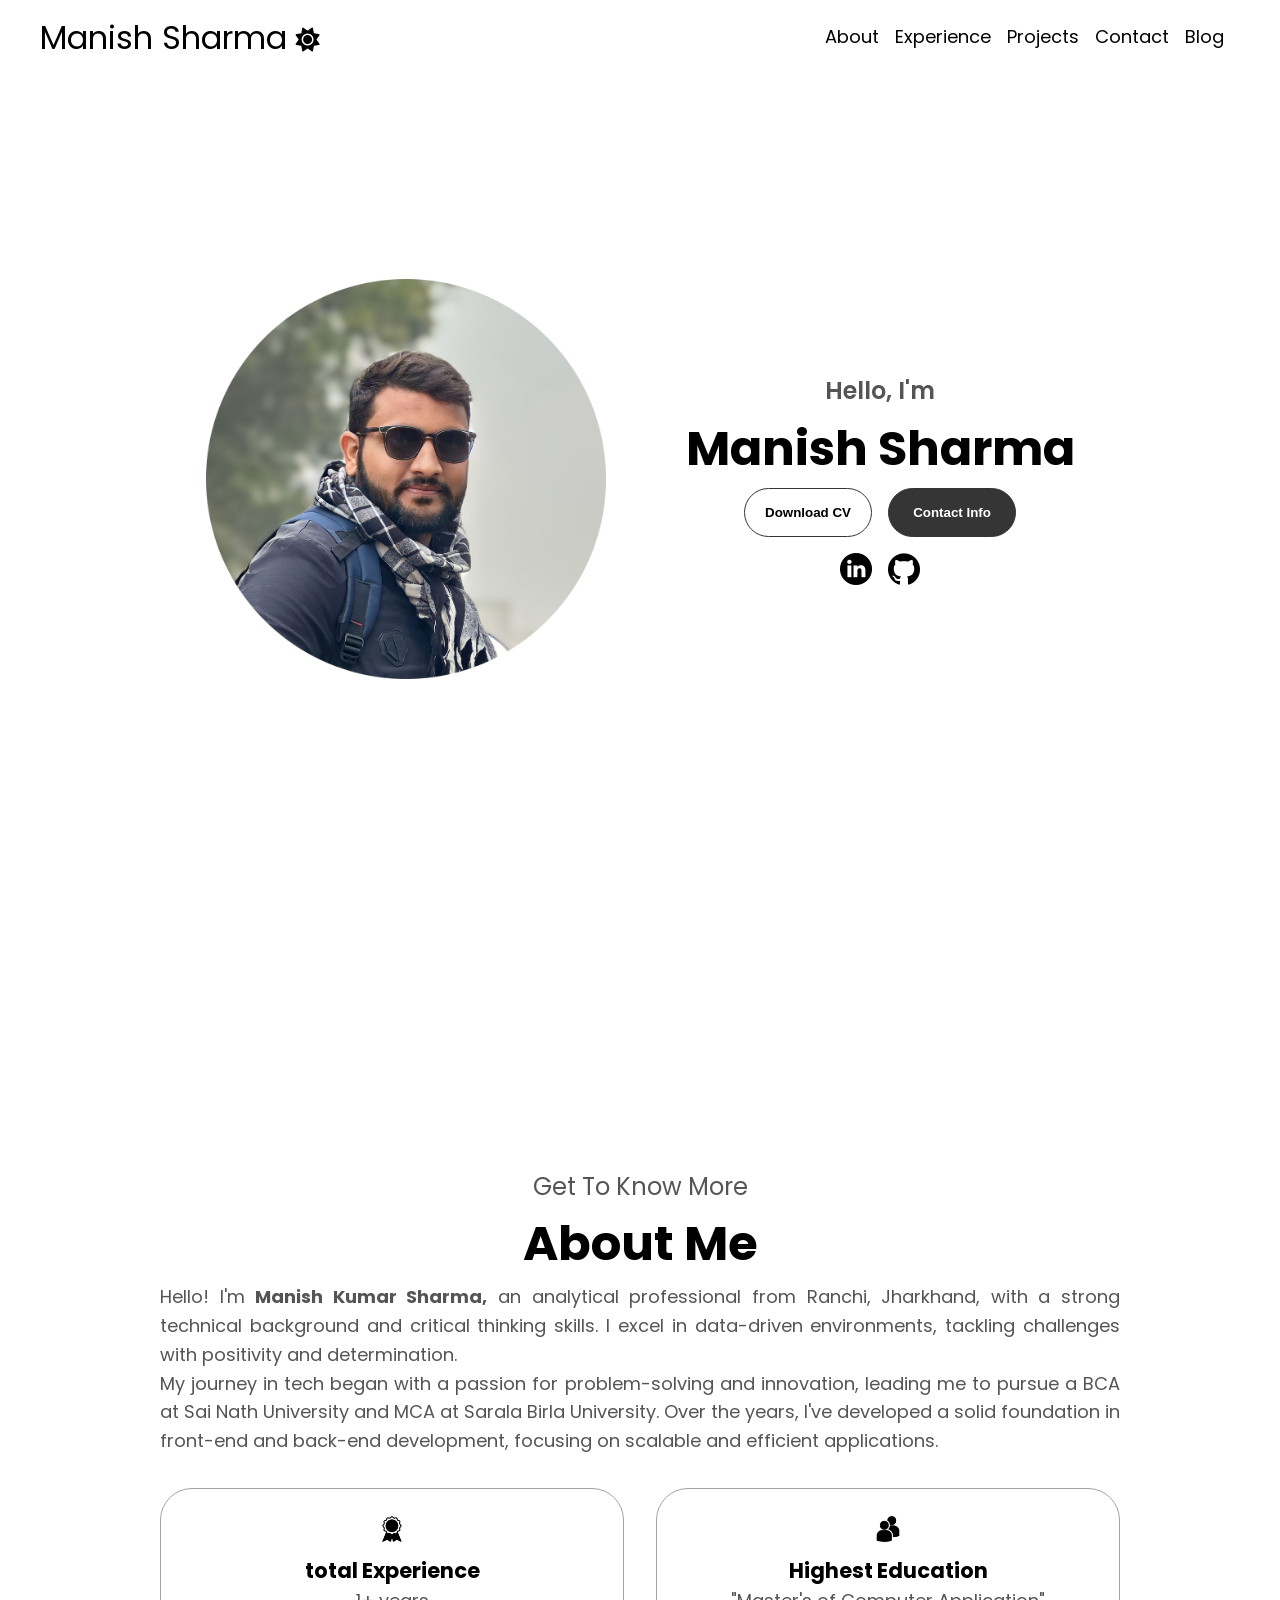
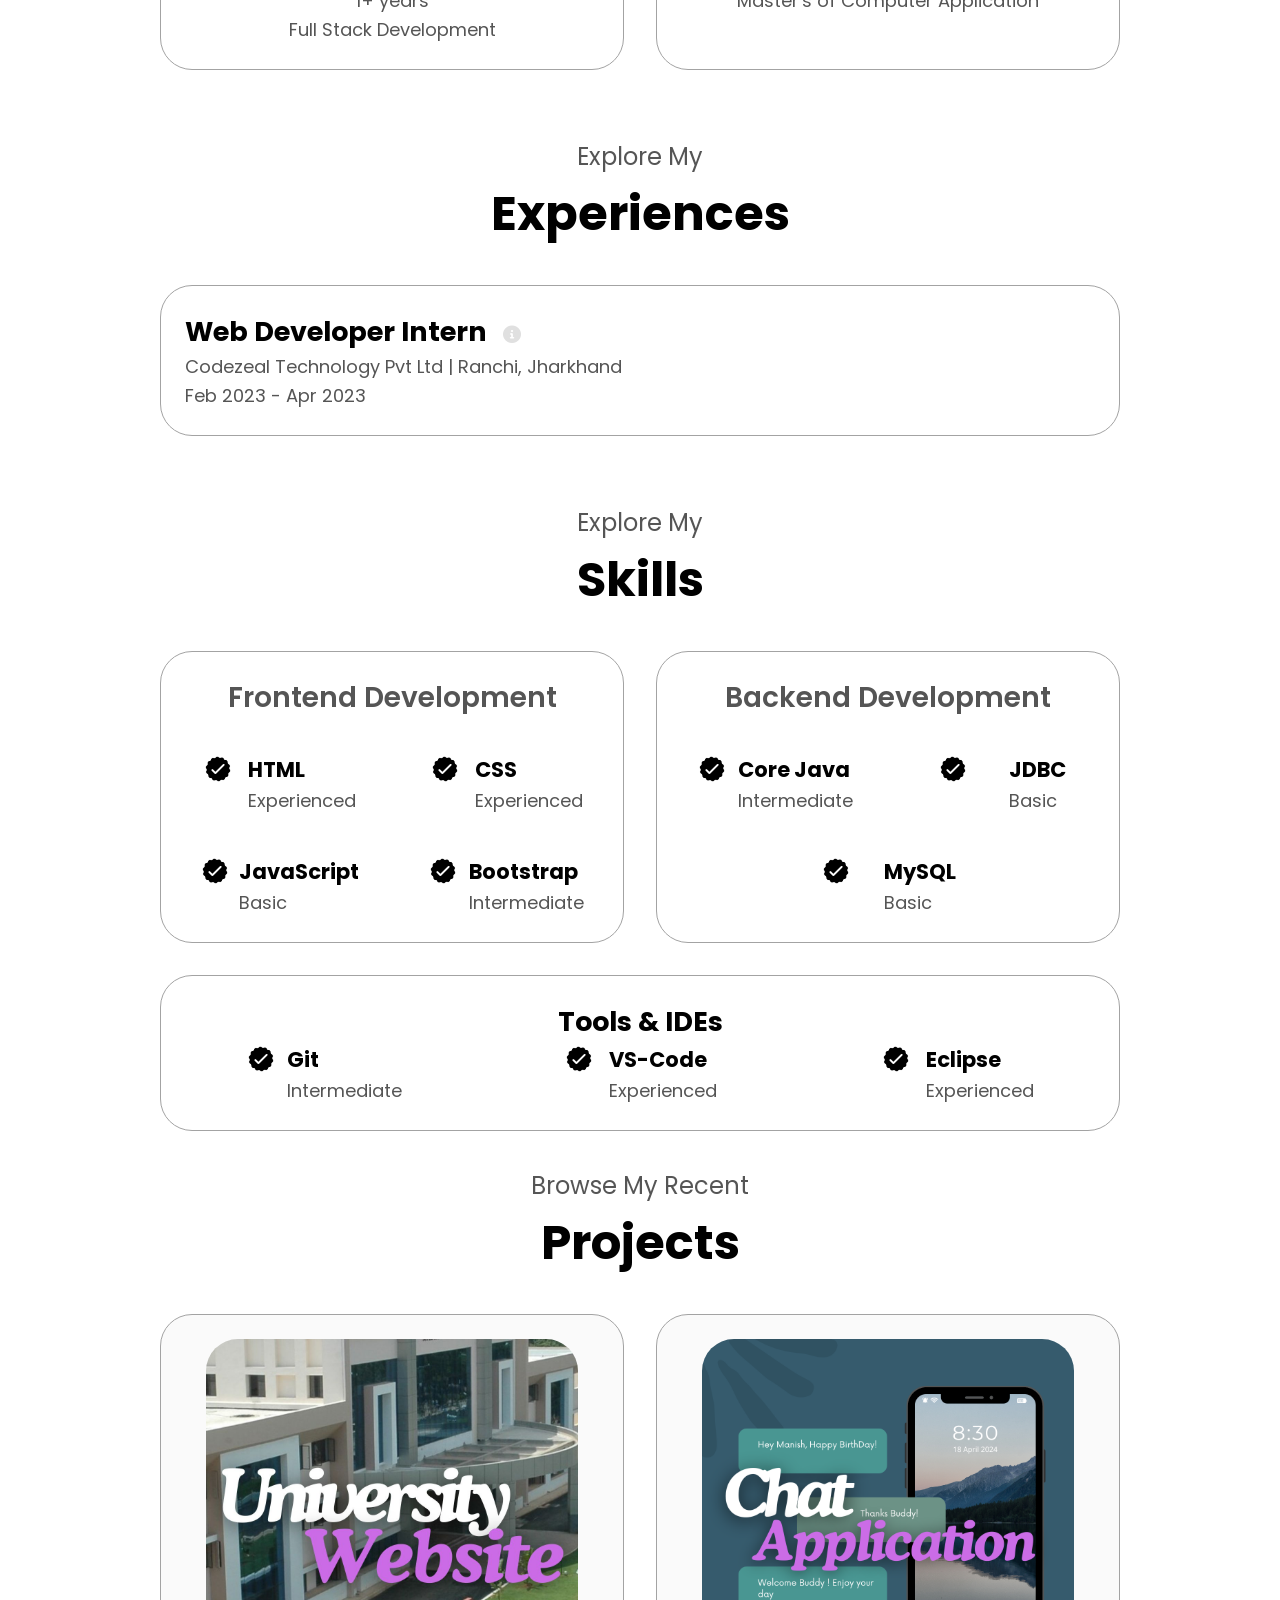
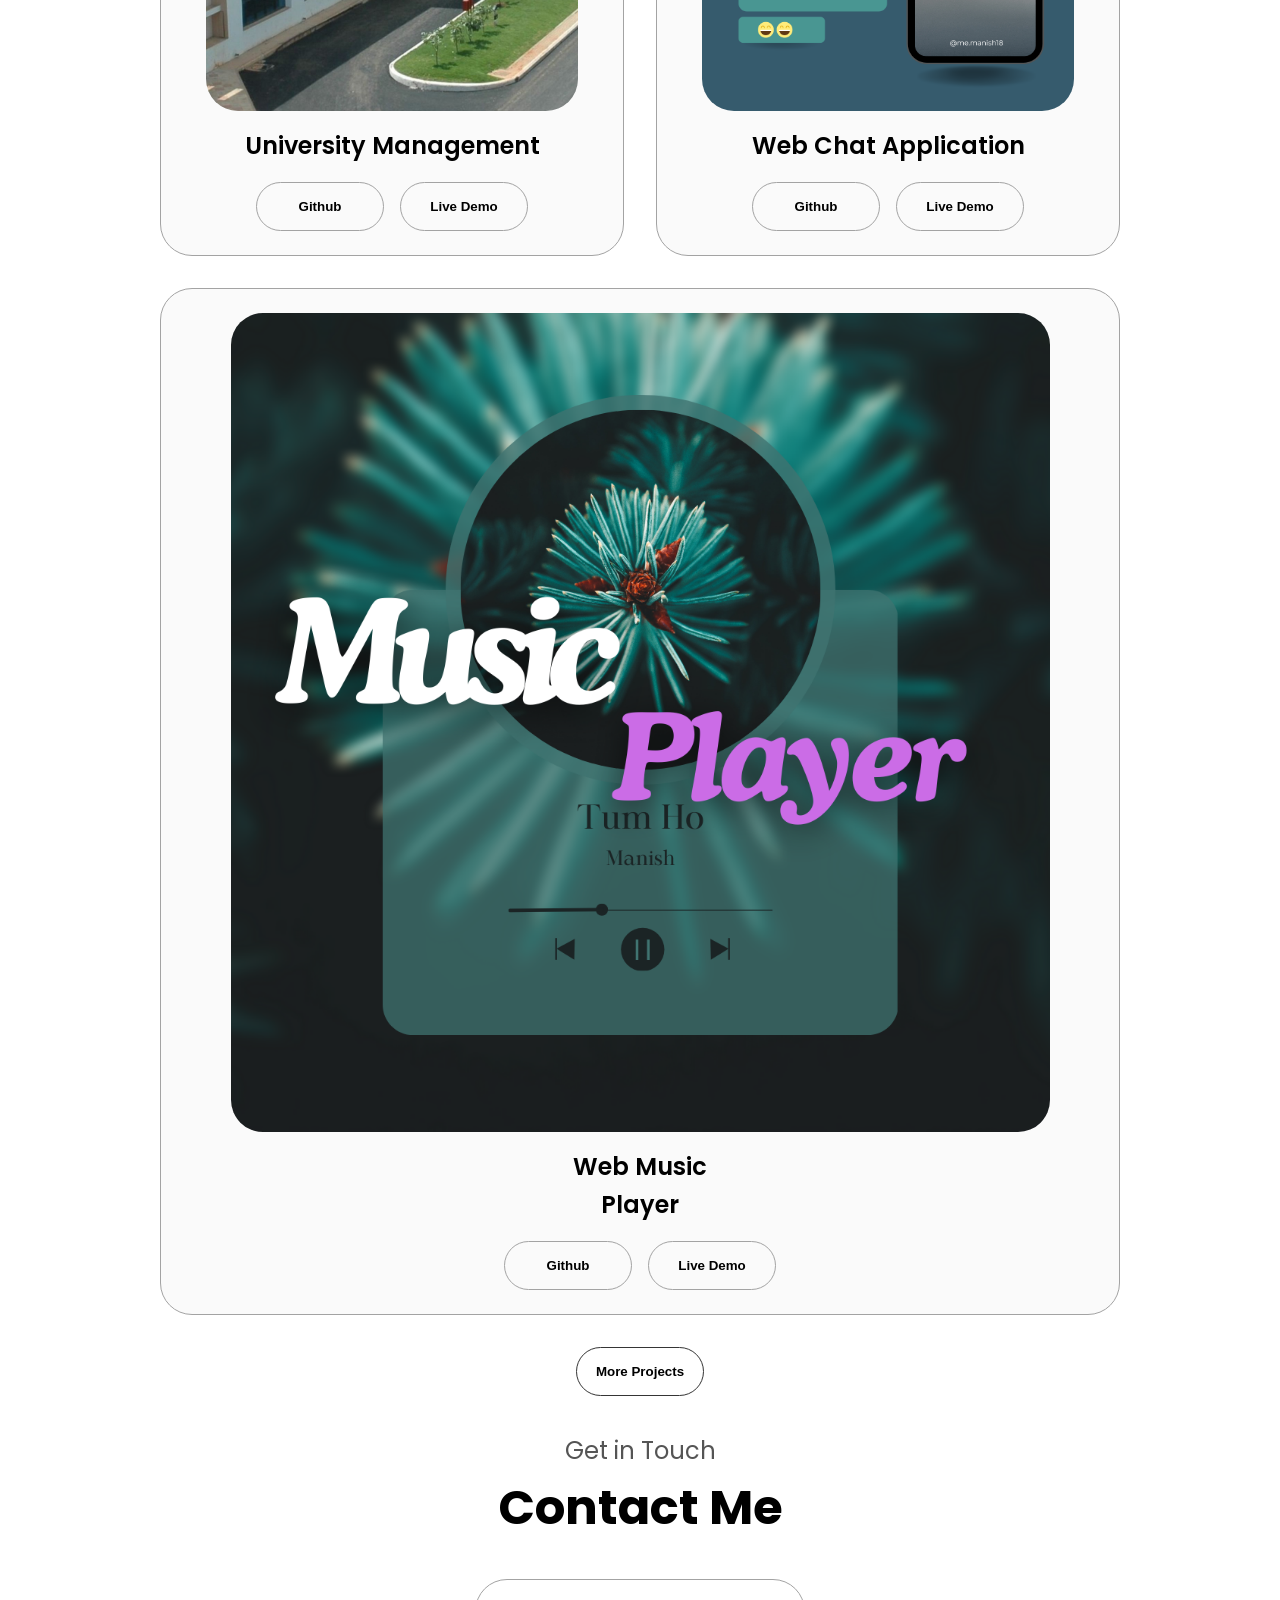
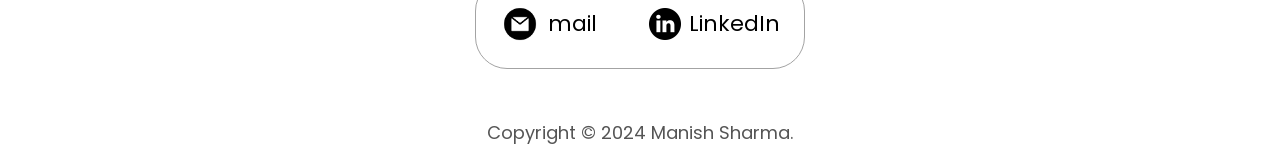
<file: index.html>
<!DOCTYPE html>
<html lang="en">
   <head>
      <meta charset="UTF-8" />
      <meta name="viewport" content="width=device-width, initial-scale=1.0" />
      <title>Manish Sharma</title>
      <link rel="stylesheet" href="style.css" />
      <link rel="stylesheet" href="mediaqueries.css" />
      <link rel="stylesheet" href="https://cdnjs.cloudflare.com/ajax/libs/font-awesome/6.0.0-beta3/css/all.min.css">
      <link rel="apple-touch-icon" sizes="180x180" href="apple-touch-icon.png">
      <link rel="icon" type="image/png" sizes="32x32" href="favicon-32x32.png">
      <link rel="icon" type="image/png" sizes="16x16" href="favicon-16x16.png">
      <head>
   <body>
      <!-- Navigation -->
      <nav id="desktop-nav">
         <div class="logo">Manish Sharma
            <button id="dark-mode-toggle">
            <i class="fa-solid fa-sun" id="sun-icon"></i>
            <i class="fa-solid fa-moon" id="moon-icon"></i>
            </button>
         </div>
         <ul class="nav-links">
            <li><a href="#about">About</a></li>
            <li><a href="#experience">Experience</a></li>
            <li><a href="#projects">Projects</a></li>
            <li><a href="#contact">Contact</a></li>
            <li><a href="blogsList.html">Blog</a></li>
            <li>
            </li>
         </ul>
      </nav>
      <div id="mySidenav" class="sidenav">
         <a href="javascript:void(0)" class="closebtn" onclick="closeNav()">&times;</a>
         <a href="#profile" onclick="closeNav()">Home</a>
         <a href="#about" onclick="closeNav()">About</a>
         <a href="#experience" onclick="closeNav()">Experience</a>
         <a href="#projects" onclick="closeNav()">Projects</a>
         <a href="#contact" onclick="closeNav()">Contact</a>
         <a href="blogsList.html" onclick="closeNav()">Blog</a>
      </div>
      <!-- Overlay background -->
      <div id="overlay" onclick="closeNav()"></div>
      <div class="sidenavv">
         <h2><span class="btnn" style="font: size 1rem;cursor:pointer;" onclick="openNav()"><i class="fa-solid fa-bars"></i></span>
            <button id="dark-mode-togglee">
            <i class="fa-solid fa-sun" id="sun-icon"></i>
            <i class="fa-solid fa-moon" id="moon-icon"></i>
            </button>
         </h2>
      </div>
      <!-- Profile Section -->
      <section style="padding-top: 0;" id="profile">
         <div class="section__pic-container">
            <img src="./assets/profile-pic.png" alt="Profile picture" />
         </div>
         <div class="section__text">
            <p class="section__text__p1">Hello, I'm</p>
            <h1 class="title">Manish Sharma</h1>
            <!-- <p class="section__text__p2">Web Developer</p> -->
            <div class="btn-container">
               <button class="btn btn-color-2" onclick="window.open('./assets/resume.pdf')">Download CV</button>
               <button class="btn btn-color-1" onclick="location.href='#contact'">Contact Info</button>
            </div>
            <div id="socials-container">
               <img src="./assets/linkedin.png" alt="LinkedIn profile" class="icon" onclick="window.open('https://www.linkedin.com/in/manishsharma18/', '_blank')" />
               <img src="./assets/github.png" alt="GitHub profile" class="icon" onclick="window.open('https://github.com/manishsharma1804', '_blank')" />
            </div>
         </div>
      </section>
      <!-- About Section -->
      <section id="about">
         <p class="section__text__p1">Get To Know More</p>
         <h1 class="title">About Me</h1>
         <div class="section-container">
            <div class="about-details-container">
               <div class="text-container">
                  <p>Hello! I'm <strong>Manish Kumar Sharma,</strong> an analytical professional from Ranchi, Jharkhand, with a strong technical background and critical thinking skills. I excel in data-driven environments, tackling challenges with positivity and determination. <br>My journey in tech began with a passion for problem-solving and innovation, leading me to pursue a BCA at Sai Nath University and  MCA at Sarala Birla University. Over the years, I've developed a solid foundation in front-end and back-end development, focusing on scalable and efficient applications.</p>
               </div>
               <div class="about-containers">
                  <div class="details-container">
                     <img src="./assets/experience.png" alt="Experience icon" class="icon" />
                     <h3>total Experience</h3>
                     <p>1+ years <br /> Full Stack Development</p>
                  </div>
                  <div class="details-container">
                     <img src="./assets/education.png" alt="Education icon" class="icon" />
                     <h3>Highest Education</h3>
                     <p>"Master's of Computer Application"</p>
                  </div>
               </div>
            </div>
         </div>
      </section>
      <!--Experience Section -->
      <section id="experience">
         <p class="section__text__p1">Explore My</p>
         <h1 class="title">Experiences</h1>
         <div class="experience">
            <div class="about-containers">
               <div class="detailsss-container">
                  <h2 class="experience">Web Developer Intern 
                     <button class="popup-btn" data-job="job1">
                     <i class="fa-solid fa-info-circle"></i>
                     </button>
                  </h2>
                  <p>Codezeal Technology Pvt Ltd | Ranchi, Jharkhand</p>
                  <p>Feb 2023 - Apr 2023</p>
                  <!-- Popup Modal -->
                  <div id="job-popup" class="popup-overlay">
                     <div class="popup-content">
                        <span class="close-popup" id="close-popup">&times;</span>
                        <h2 id="job-title"></h2>
                        <p id="job-details"></p>
                        <!-- Links container -->
                        <div id="job-links"></div>
                        <!-- Guide information -->
                        <p id="job-guide"></p>
                        <h3>Description</h3>
                        <ul id="job-description"></ul>
                        <!-- Image container for job images -->
                        <div id="job-images" class="job-images-container"></div>
                     </div>
                  </div>
               </div>
            </div>
         </div>
      </section>
      <!-- Skills Section -->
      <section id="skills">
         <p class="section__text__p1">Explore My</p>
         <h1 class="title">Skills</h1>
         <div class="skills">
            <div class="about-containers">
               <div class="details-container">
                  <h2 class="skills-sub-title">Frontend Development</h2>
                  <div class="article-container">
                     <article>
                        <img src="./assets/checkmark.png" alt="Checkmark icon" class="icon" />
                        <div>
                           <h3>HTML</h3>
                           <p>Experienced</p>
                        </div>
                     </article>
                     <article>
                        <img src="./assets/checkmark.png" alt="Checkmark icon" class="icon" />
                        <div>
                           <h3>CSS</h3>
                           <p>Experienced</p>
                        </div>
                     </article>
                     <article>
                        <img src="./assets/checkmark.png" alt="Checkmark icon" class="icon" />
                        <div>
                           <h3>JavaScript</h3>
                           <p>Basic</p>
                        </div>
                     </article>
                     <article>
                        <img src="./assets/checkmark.png" alt="Checkmark icon" class="icon" />
                        <div>
                           <h3>Bootstrap</h3>
                           <p>Intermediate</p>
                        </div>
                     </article>
                  </div>
               </div>
               <div class="details-container">
                  <h2 class="skills-sub-title">Backend Development</h2>
                  <div class="article-container">
                     <article>
                        <img src="./assets/checkmark.png" alt="Checkmark icon" class="icon" />
                        <div>
                           <h3>Core Java</h3>
                           <p>Intermediate</p>
                        </div>
                     </article>
                     <article>
                        <img src="./assets/checkmark.png" alt="Checkmark icon" class="icon" />
                        <div>
                           <h3>JDBC</h3>
                           <p>Basic</p>
                        </div>
                     </article>
                     <article>
                        <img src="./assets/checkmark.png" alt="Checkmark icon" class="icon" />
                        <div>
                           <h3>MySQL</h3>
                           <p>Basic</p>
                        </div>
                     </article>
                  </div>
               </div>
            </div>
            <div class="details-container">
               <h2 class="skills">Tools & IDEs</h2>
               <div class="article-container">
                  <article>
                     <img src="./assets/checkmark.png" alt="Checkmark icon" class="icon" />
                     <div>
                        <h3>Git</h3>
                        <p>Intermediate</p>
                     </div>
                  </article>
                  <article>
                     <img src="./assets/checkmark.png" alt="Checkmark icon" class="icon" />
                     <div>
                        <h3>VS-Code</h3>
                        <p>Experienced</p>
                     </div>
                  </article>
                  <article>
                     <img src="./assets/checkmark.png" alt="Checkmark icon" class="icon" />
                     <div>
                        <h3>Eclipse</h3>
                        <p>Experienced</p>
                     </div>
                  </article>
               </div>
            </div>
         </div>
      </section>
      <!-- Projects Section -->
      <section id="projects">
         <p class="section__text__p1">Browse My Recent</p>
         <h1 class="title">Projects</h1>
         <div class="experience-details-container">
            <div class="about-containers">
               <div class="details-container color-container">
                  <div class="article-container">
                     <img src="./assets/project-1.jpg" alt="University Management" class="project-img" />
                  </div>
                  <h2 class="experience-sub-title project-title">University Management</h2>
                  <div class="btn-container">
                     <button class="btn btn-color-2 project-btn" onclick="window.open('https://github.com/manishsharma1804/UniversityWebsite', '_blank')">Github</button>
                     <button class="btn btn-color-2 project-btn" onclick="window.open('https://manishsharma1804.github.io/CollegeWebsite/', '_blank')">Live Demo</button>
                  </div>
               </div>
               <div class="details-container color-container">
                  <div class="article-container">
                     <img src="./assets/project-2.png" alt="Web Chat Application" class="project-img" />
                  </div>
                  <h2 class="experience-sub-title project-title">Web Chat Application</h2>
                  <div class="btn-container">
                     <button class="btn btn-color-2 project-btn" onclick="window.open('https://github.com/manishsharma1804/Chat-Web-Application', '_blank')">Github</button>
                     <button class="btn btn-color-2 project-btn" onclick="window.open('https://manishsharma1804.github.io/Chat-Web-Application/', '_blank')">Live Demo</button>
                  </div>
               </div>
               <div class="details-container color-container">
                  <div class="article-container">
                     <img src="./assets/project-3.png" alt="Web Music Player" class="project-img" />
                  </div>
                  <h2 class="experience-sub-title project-title">Web Music<br> Player</h2>
                  <div class="btn-container">
                     <button class="btn btn-color-2 project-btn" onclick="window.open('https://github.com/manishsharma1804/Music-Player', '_blank')">Github</button>
                     <button class="btn btn-color-2 project-btn" onclick="window.open('https://manishsharma1804.github.io/Music-Player/', '_blank')">Live Demo</button>
                  </div>
               </div>
            </div>
         </div>
         <!-- More Projects Button -->
         <div class="btn-container">
            <button class="btn btn-color-2" onclick="window.location.href='projects.html'">More Projects</button>
         </div>
      </section>
      <!-- Contact Section -->
      <section id="contact">
         <p class="section__text__p1">Get in Touch</p>
         <h1 class="title">Contact Me</h1>
         <div class="contact-info-upper-container">
            <div class="contact-info-container">
               <img src="./assets/email.png" alt="Email icon" class="icon contact-icon email-icon" />
               <p><a href="mailto:manishgrdh@gmail.com">mail</a></p>
            </div>
            <div class="contact-info-container">
               <img src="./assets/linkedin.png" alt="LinkedIn icon" style="margin-left: 20px;" class="icon contact-icon" />
               <p><a href="https://www.linkedin.com/in/manishsharma18/" target="_blank">LinkedIn</a></p>
            </div>
         </div>
      </section>
      <!-- Scroll to Top Button -->
      <button id="scrollToTopBtn" class="scroll-to-top">
      <i class="fa-solid fa-arrow-up"></i>
      </button>
      <!-- Footer -->
      <footer>
         <p>Copyright &#169; 2024 Manish Sharma.</p>
      </footer>
      <script src="script.js"></script>
   </body>
</html>
</file>
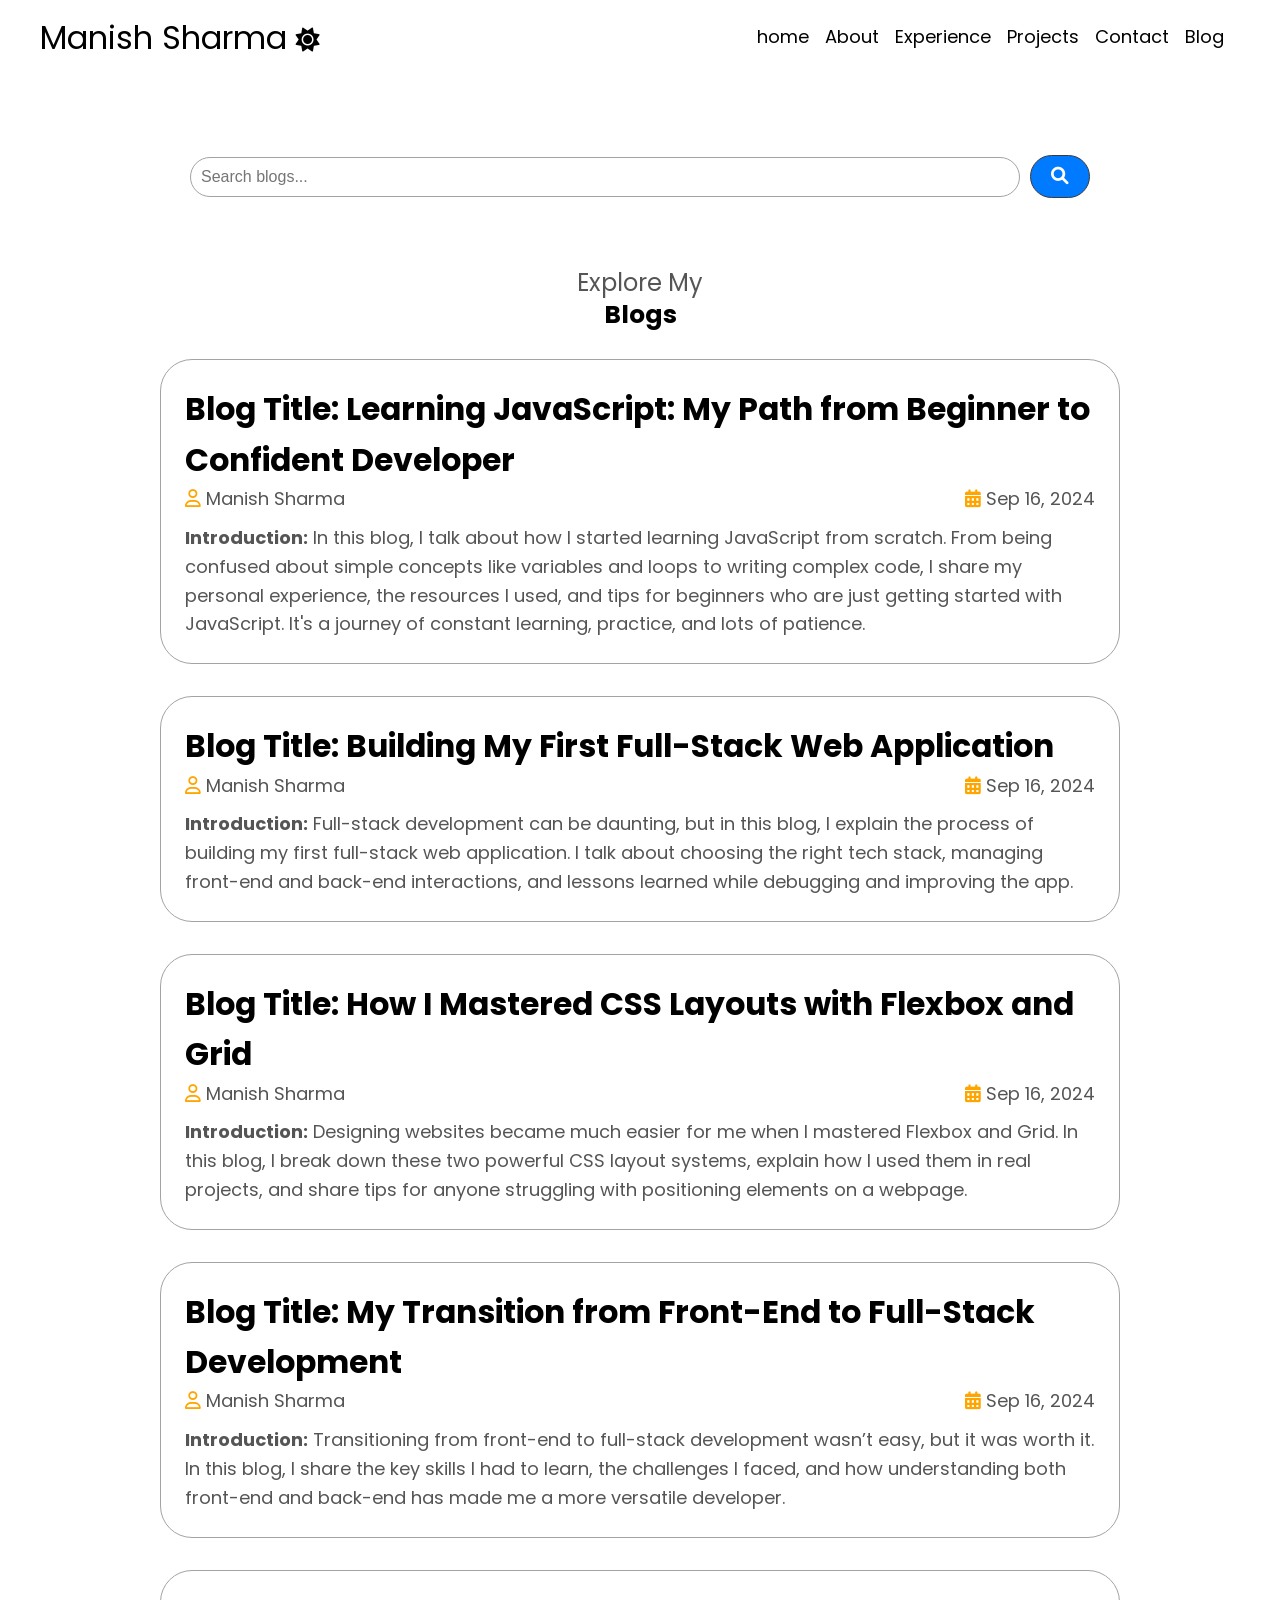
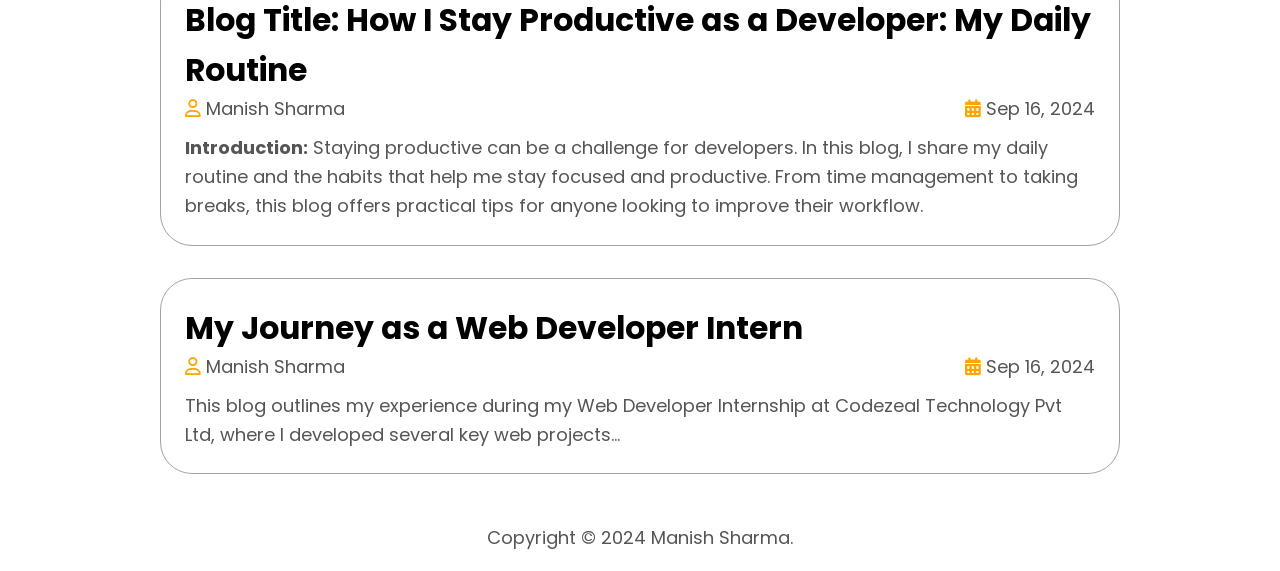
<file: blogsList.html>
<!DOCTYPE html>
<html lang="en">
   <head>
      <meta charset="UTF-8" />
      <meta name="viewport" content="width=device-width, initial-scale=1.0" />
      <title>blogs</title>
      <link rel="stylesheet" href="style.css" />
      <link rel="stylesheet" href="blogs/blogs.css" />
      <link rel="stylesheet" href="mediaqueries.css" />
      <link rel="stylesheet" href="https://cdnjs.cloudflare.com/ajax/libs/font-awesome/6.0.0-beta3/css/all.min.css">
      <link rel="apple-touch-icon" sizes="180x180" href="apple-touch-icon.png">
      <link rel="icon" type="image/png" sizes="32x32" href="favicon-32x32.png">
      <link rel="icon" type="image/png" sizes="16x16" href="favicon-16x16.png">
   </head>
   <body>
      <!-- Navigation -->
      <nav id="desktop-nav">
         <div class="logo">Manish Sharma
            <button id="dark-mode-toggle">
            <i class="fa-solid fa-sun" id="sun-icon"></i>
            <i class="fa-solid fa-moon" id="moon-icon"></i>
            </button>
         </div>
         <ul class="nav-links">
            <li><a href="index.html#profile">home</a></li>
            <li><a href="index.html#about">About</a></li>
            <li><a href="index.html#experience">Experience</a></li>
            <li><a href="index.html#projects">Projects</a></li>
            <li><a href="index.html#contact">Contact</a></li>
            <li><a href="blogsList.html">Blog</a></li>
            <li>
            </li>
         </ul>
      </nav>
      <div id="mySidenav" class="sidenav">
         <a href="javascript:void(0)" class="closebtn" onclick="closeNav()">&times;</a>
         <a href="index.html#profile" onclick="closeNav()">Home</a>
         <a href="index.html#about" onclick="closeNav()">About</a>
         <a href="index.html#experience" onclick="closeNav()">Experience</a>
         <a href="index.html#projects" onclick="closeNav()">Projects</a>
         <a href="index.html#contact" onclick="closeNav()">Contact</a>
         <a href="blogsList.html" onclick="closeNav()">Blog</a>
      </div>
      <!-- Overlay background -->
      <div id="overlay" onclick="closeNav()"></div>
      <div class="sidenavv">
         <h2><span class="btnn" style="font: size 1rem;cursor:pointer;" onclick="openNav()"><i class="fa-solid fa-bars"></i></span>
            <button id="dark-mode-togglee">
            <i class="fa-solid fa-sun" id="sun-icon"></i>
            <i class="fa-solid fa-moon" id="moon-icon"></i>
            </button>
         </h2>
      </div>
      <!--Search Bar-->
      <section id="search-section">
         <div class="search-container">
            <input type="text" id="search-input" placeholder="Search blogs..." />
            <button id="search-button"><i class="fas fa-search"></i></button>
         </div>
      </section>
      <!--Blog Section -->
      <section id="experience">
         <p class="section__text__p1">Explore My</p>
         <h1 class="title">Blogs</h1>
         <div class="experience">
            <!-- Blog 6 -->
            <div class="about-containers">
               <a href="blogs/blog6.html" class="blog-link">
                  <div class="detailsss-container">
                     <h3>Blog Title: Learning JavaScript: My Path from Beginner to Confident Developer</h3>
                     <div class="AuthorDate">
                        <p class="author"><i class="fa-regular fa-user" style="color: orange;"></i> Manish Sharma</p>
                        <p class="date"><i class="fa-solid fa-calendar-days" style="color: orange;"></i> Sep 16, 2024</p>
                     </div>
                     <p><strong>Introduction:</strong> In this blog, I talk about how I started learning JavaScript from scratch. From being confused about simple concepts like variables and loops to writing complex code, I share my personal experience, the resources I used, and tips for beginners who are just getting started with JavaScript. It's a journey of constant learning, practice, and lots of patience.</p>
                  </div>
               </a>
            </div>
            <!-- Blog 5 -->
            <div class="about-containers">
               <a href="blogs/blog5.html" class="blog-link">
                  <div class="detailsss-container">
                     <h3>Blog Title: Building My First Full-Stack Web Application</h3>
                     <div class="AuthorDate">
                        <p class="author"><i class="fa-regular fa-user" style="color: orange;"></i> Manish Sharma</p>
                        <p class="date"><i class="fa-solid fa-calendar-days" style="color: orange;"></i> Sep 16, 2024</p>
                     </div>
                     <p><strong>Introduction:</strong> Full-stack development can be daunting, but in this blog, I explain the process of building my first full-stack web application. I talk about choosing the right tech stack, managing front-end and back-end interactions, and lessons learned while debugging and improving the app.</p>
                  </div>
               </a>
            </div>
            <!-- Blog 4 -->
            <div class="about-containers">
               <a href="blogs/blog4.html" class="blog-link">
                  <div class="detailsss-container">
                     <h3>Blog Title: How I Mastered CSS Layouts with Flexbox and Grid</h3>
                     <div class="AuthorDate">
                        <p class="author"><i class="fa-regular fa-user" style="color: orange;"></i> Manish Sharma</p>
                        <p class="date"><i class="fa-solid fa-calendar-days" style="color: orange;"></i> Sep 16, 2024</p>
                     </div>
                     <p><strong>Introduction:</strong> Designing websites became much easier for me when I mastered Flexbox and Grid. In this blog, I break down these two powerful CSS layout systems, explain how I used them in real projects, and share tips for anyone struggling with positioning elements on a webpage.</p>
                  </div>
               </a>
            </div>
            <!-- Blog 3 -->
            <div class="about-containers">
               <a href="blogs/blog3.html" class="blog-link">
                  <div class="detailsss-container">
                     <h3>Blog Title: My Transition from Front-End to Full-Stack Development</h3>
                     <div class="AuthorDate">
                        <p class="author"><i class="fa-regular fa-user" style="color: orange;"></i> Manish Sharma</p>
                        <p class="date"><i class="fa-solid fa-calendar-days" style="color: orange;"></i> Sep 16, 2024</p>
                     </div>
                     <p><strong>Introduction:</strong> Transitioning from front-end to full-stack development wasn’t easy, but it was worth it. In this blog, I share the key skills I had to learn, the challenges I faced, and how understanding both front-end and back-end has made me a more versatile developer.</p>
                  </div>
               </a>
            </div>
            <!-- Blog 2 -->
            <div class="about-containers">
               <a href="blogs/blog2.html" class="blog-link">
                  <div class="detailsss-container">
                     <h3>Blog Title: How I Stay Productive as a Developer: My Daily Routine</h3>
                     <div class="AuthorDate">
                        <p class="author"><i class="fa-regular fa-user" style="color: orange;"></i> Manish Sharma</p>
                        <p class="date"><i class="fa-solid fa-calendar-days" style="color: orange;"></i> Sep 16, 2024</p>
                     </div>
                     <p><strong>Introduction:</strong> Staying productive can be a challenge for developers. In this blog, I share my daily routine and the habits that help me stay focused and productive. From time management to taking breaks, this blog offers practical tips for anyone looking to improve their workflow.</p>
                  </div>
               </a>
            </div>
            <!--Blog 1-->
            <div class="about-containers">
               <a href="blogs/blog1.html" class="blog-link">
                  <div class="detailsss-container">
                     <h3>My Journey as a Web Developer Intern</h3>
                     <div class="AuthorDate">
                        <p class="author"><i class="fa-regular fa-user" style="color: orange;"></i> Manish Sharma</p>
                        <p class="date"><i class="fa-solid fa-calendar-days" style="color: orange;"></i> Sep 16, 2024</p>
                     </div>
                     <p>This blog outlines my experience during my Web Developer Internship at Codezeal Technology Pvt Ltd, where I developed several key web projects...</p>
                  </div>
               </a>
            </div>
         </div>
      </section>
      <!-- Scroll to Top Button -->
      <button id="scrollToTopBtn" class="scroll-to-top">
      <i class="fa-solid fa-arrow-up"></i>
      </button>
      <!-- Footer -->
      <footer>
         <p>Copyright &#169; 2024 Manish Sharma.</p>
      </footer>
      <script>
         document.getElementById('search-button').addEventListener('click', function() {
             const query = document.getElementById('search-input').value;
             if (query) {
                 window.location.href = `searchresult.html?query=${encodeURIComponent(query)}`;
             }
         });
         document.addEventListener("keydown", function(event) {
         if (event.key === "Enter") {  // Check if the "Enter" key was pressed
         document.getElementById("search-button").click();  // Trigger the button click
         }
         });
      </script>
      <script src="script.js"></script>
   </body>
</html>
</file>
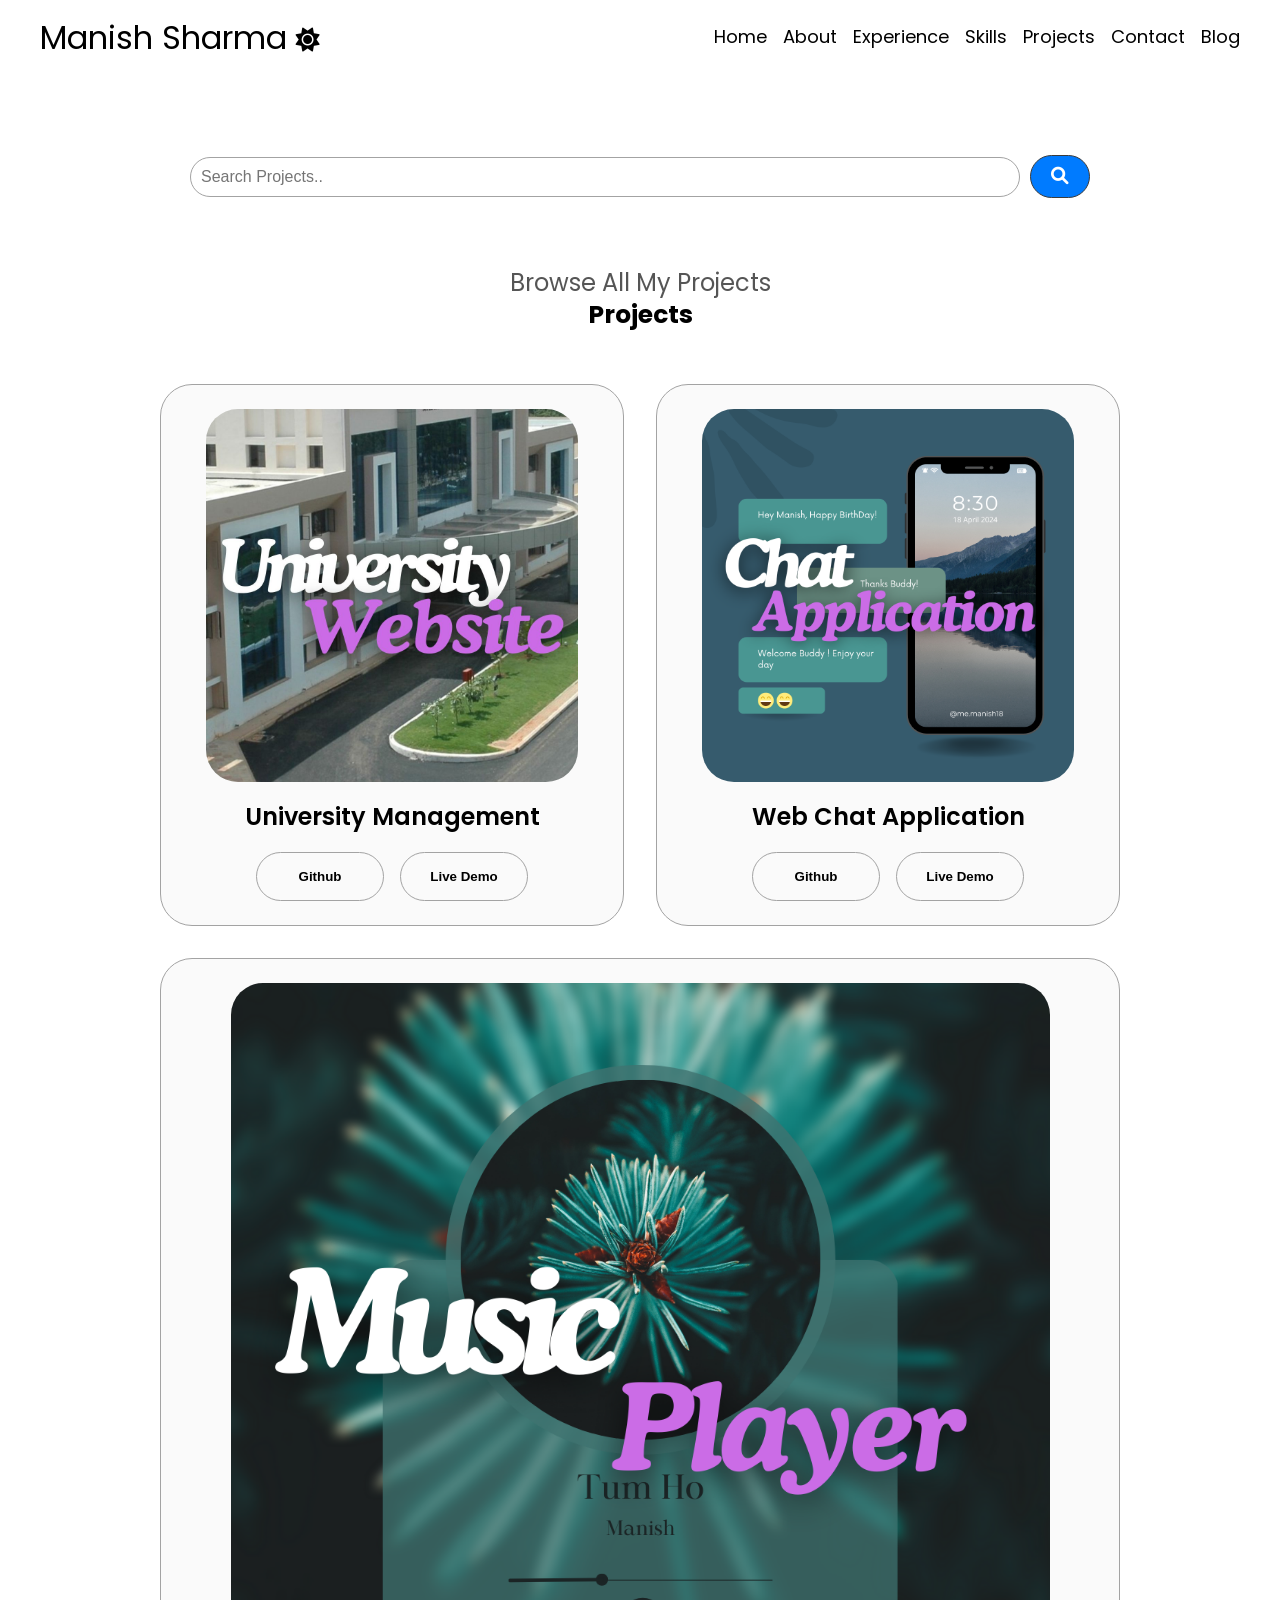
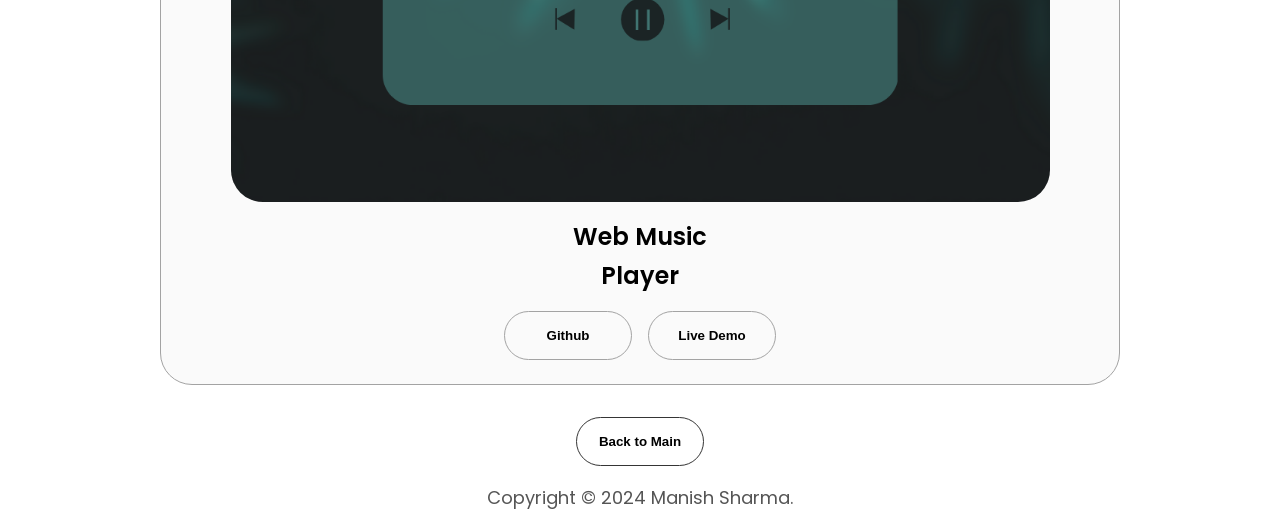
<file: projects.html>
<!DOCTYPE html>
<html lang="en">
   <head>
      <meta charset="UTF-8" />
      <meta name="viewport" content="width=device-width, initial-scale=1.0" />
      <title>Projects</title>
      <link rel="stylesheet" href="style.css" />
      <link rel="stylesheet" href="blogs/blogs.css">
      <link rel="stylesheet" href="mediaqueries.css" />
      <link rel="stylesheet" href="https://cdnjs.cloudflare.com/ajax/libs/font-awesome/6.0.0-beta3/css/all.min.css">
      <link rel="apple-touch-icon" sizes="180x180" href="apple-touch-icon.png">
      <link rel="icon" type="image/png" sizes="32x32" href="favicon-32x32.png">
      <link rel="icon" type="image/png" sizes="16x16" href="favicon-16x16.png">
   </head>
   <body>
      <!-- Navigation -->
      <nav id="desktop-nav">
         <div class="logo">Manish Sharma
            <button id="dark-mode-toggle">
            <i class="fa-solid fa-sun" id="sun-icon"></i>
            <i class="fa-solid fa-moon" id="moon-icon"></i>
            </button>
         </div>
         <ul class="nav-links">
            <li><a href="#profile">Home</a></li>
            <li><a href="#about">About</a></li>
            <li><a href="#experience">Experience</a></li>
            <li><a href="#skills">Skills</a></li>
            <li><a href="#projects">Projects</a></li>
            <li><a href="#contact">Contact</a></li>
            <li><a href="#blog">Blog</a></li>
         </ul>
      </nav>
      <div id="mySidenav" class="sidenav">
         <a href="javascript:void(0)" class="closebtn" onclick="closeNav()">&times;</a>
         <a href="index.html#profile" onclick="closeNav()">Home</a>
         <a href="index.html#about" onclick="closeNav()">About</a>
         <a href="index.html#experience" onclick="closeNav()">Experience</a>
         <a href="index.html#projects" onclick="closeNav()">Projects</a>
         <a href="index.html#contact" onclick="closeNav()">Contact</a>
         <a href="blogsList.html" onclick="closeNav()">Blog</a>
      </div>
      <!-- Overlay background -->
      <div id="overlay" onclick="closeNav()"></div>
      <div class="sidenavv">
         <h2>
            <span class="btnn" style="font: size 1rem;cursor:pointer;" onclick="openNav()">
            <i class="fa-solid fa-bars"></i>
            </span>
            <button id="dark-mode-togglee">
            <i class="fa-solid fa-sun" id="sun-icon"></i>
            <i class="fa-solid fa-moon" id="moon-icon"></i>
            </button>
         </h2>
      </div>
      <section id="search-section">
         <div class="search-container">
            <input type="text" id="search-input" placeholder="Search Projects.." />
            <button id="search-button1"><i class="fas fa-search"></i></button>
         </div>
      </section>
      <!-- Projects Section -->
      <section id="projects">
         <p class="section__text__p1">Browse All My Projects</p>
         <h1 class="title">Projects</h1>
         <div class="experience-details-container">
            <div class="about-containers">
               <!-- Project items here -->
               <div class="details-container color-container">
                  <div class="article-container">
                     <img src="./assets/project-1.jpg" alt="University Management" class="project-img" />
                  </div>
                  <h2 class="experience-sub-title project-title">University Management</h2>
                  <div class="btn-container">
                     <button class="btn btn-color-2 project-btn" onclick="window.open('https://github.com/manishsharma1804/UniversityWebsite', '_blank')">Github</button>
                     <button class="btn btn-color-2 project-btn" onclick="window.open('https://manishsharma1804.github.io/CollegeWebsite/', '_blank')">Live Demo</button>
                  </div>
               </div>
               <div class="details-container color-container">
                  <div class="article-container">
                     <img src="./assets/project-2.png" alt="Web Chat Application" class="project-img" />
                  </div>
                  <h2 class="experience-sub-title project-title">Web Chat Application</h2>
                  <div class="btn-container">
                     <button class="btn btn-color-2 project-btn" onclick="window.open('https://github.com/manishsharma1804/Chat-Web-Application', '_blank')">Github</button>
                     <button class="btn btn-color-2 project-btn" onclick="window.open('https://manishsharma1804.github.io/Chat-Web-Application/', '_blank')">Live Demo</button>
                  </div>
               </div>
               <div class="details-container color-container">
                  <div class="article-container">
                     <img src="./assets/project-3.png" alt="Web Music Player" class="project-img" />
                  </div>
                  <h2 class="experience-sub-title project-title">Web Music<br> Player</h2>
                  <div class="btn-container">
                     <button class="btn btn-color-2 project-btn" onclick="window.open('https://github.com/manishsharma1804/Music-Player', '_blank')">Github</button>
                     <button class="btn btn-color-2 project-btn" onclick="window.open('https://manishsharma1804.github.io/Music-Player/', '_blank')">Live Demo</button>
                  </div>
               </div>
            </div>
            <!-- Add more project items as needed -->
         </div>
         <!-- More Projects Button -->
         <div class="btn-container">
            <button class="btn btn-color-2" onclick="window.location.href='index.html'">Back to Main</button>
         </div>
      </section>
      <!-- Footer -->
      <footer>
         <p>Copyright &#169; 2024 Manish Sharma.</p>
      </footer>
      <script>
         document.getElementById('search-button1').addEventListener('click', function() {
             const query = document.getElementById('search-input').value;
             if (query) {
                 window.location.href = `projectsearch.html?query=${encodeURIComponent(query)}`;
             }
         });
         
         document.addEventListener("keydown", function(event) {
             if (event.key === "Enter") {  // Check if the "Enter" key was pressed
                 document.getElementById('search-button1').click();  // Trigger the button click
             }
         });
      </script>
      <script src="script.js"></script>
   </body>
</html>
</file>
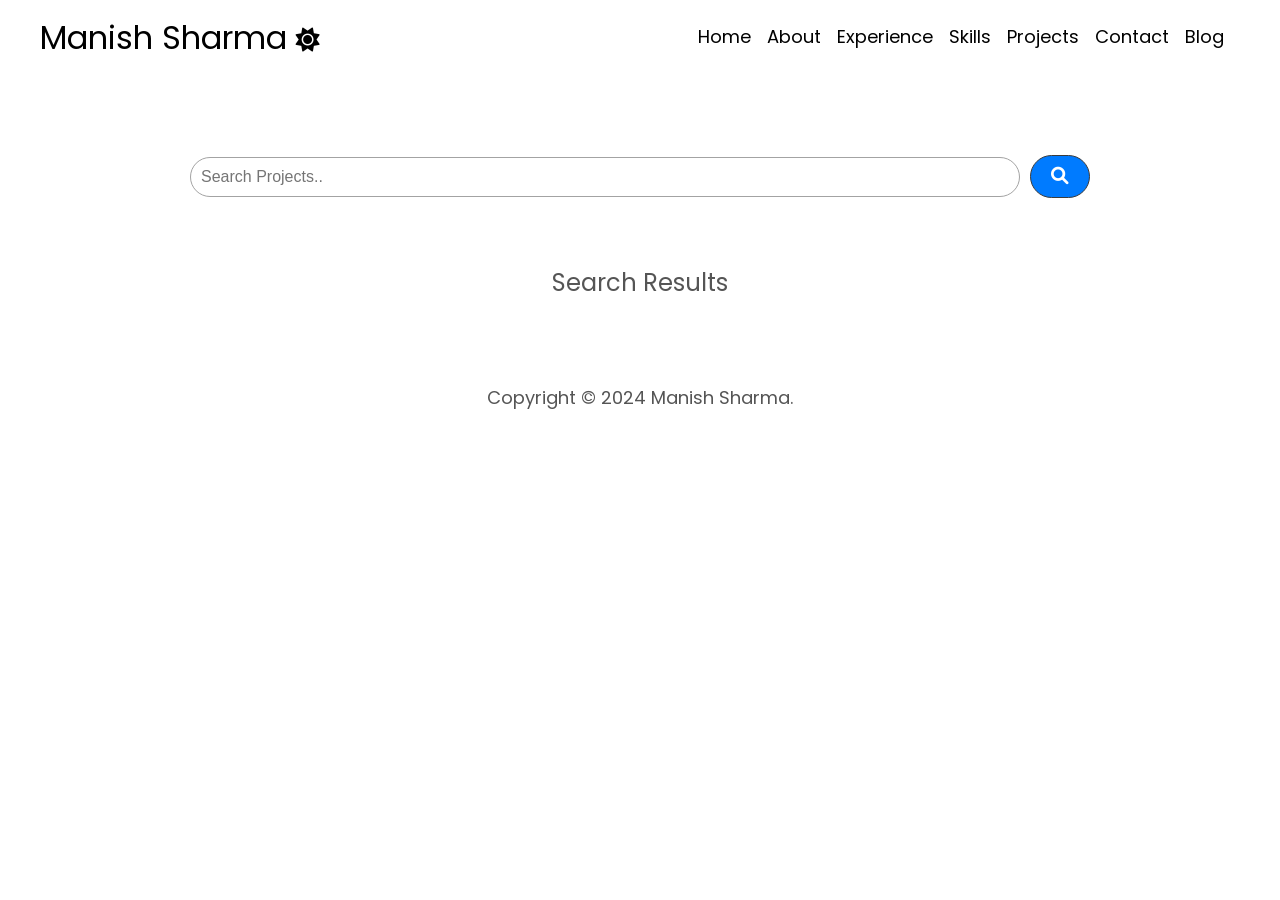
<file: projectsearch.html>
<!DOCTYPE html>
<html lang="en">
   <head>
      <meta charset="UTF-8" />
      <meta name="viewport" content="width=device-width, initial-scale=1.0" />
      <title>Project Search Results</title>
      <link rel="stylesheet" href="style.css" />
      <link rel="stylesheet" href="mediaqueries.css">
      <link rel="stylesheet" href="https://cdnjs.cloudflare.com/ajax/libs/font-awesome/6.0.0-beta3/css/all.min.css">
      <link rel="apple-touch-icon" sizes="180x180" href="apple-touch-icon.png">
      <link rel="icon" type="image/png" sizes="32x32" href="favicon-32x32.png">
      <link rel="icon" type="image/png" sizes="16x16" href="favicon-16x16.png">
      <style>
         /* CSS for 3 items per row */
         .about-containers {
         display: grid;
         grid-template-columns: repeat(auto-fill, minmax(300px, 1fr));
         gap: 20px;
         }
         .details-container {
         border: 1px solid #ccc;
         border-radius: 8px;
         padding: 10px;
         box-shadow: 0 4px 8px rgba(0,0,0,0.1);
         text-align: center;
         }
         .project-img {
         width: 100%;
         height: auto;
         border-radius: 8px;
         }
         .btn-container {
         margin-top: 10px;
         }
         .btn {
         padding: 10px 15px;
         border: none;
         border-radius: 5px;
         cursor: pointer;
         margin: 5px;
         }
      </style>
   </head>
   <body>
      <!-- Navigation -->
      <nav id="desktop-nav">
         <div class="logo">Manish Sharma
            <button id="dark-mode-toggle">
            <i class="fa-solid fa-sun" id="sun-icon"></i>
            <i class="fa-solid fa-moon" id="moon-icon"></i>
            </button>
         </div>
         <ul class="nav-links">
            <li><a href="index.html#profile">Home</a></li>
            <li><a href="index.html#about">About</a></li>
            <li><a href="index.html#experience">Experience</a></li>
            <li><a href="index.html#skills">Skills</a></li>
            <li><a href="index.html#projects">Projects</a></li>
            <li><a href="index.html#contact">Contact</a></li>
            <li><a href="index.html#blog">Blog</a></li>
            <li>
            </li>
         </ul>
      </nav>
      <div id="mySidenav" class="sidenav">
         <a href="javascript:void(0)" class="closebtn" onclick="closeNav()">&times;</a>
         <a href="index.html#profile" onclick="closeNav()">Home</a>
         <a href="index.html#about" onclick="closeNav()">About</a>
         <a href="index.html#experience" onclick="closeNav()">Experience</a>
         <a href="index.html#projects" onclick="closeNav()">Projects</a>
         <a href="index.html#contact" onclick="closeNav()">Contact</a>
         <a href="blogsList.html" onclick="closeNav()">Blog</a>
      </div>
      <!-- Overlay background -->
      <div id="overlay" onclick="closeNav()"></div>
      <div class="sidenavv">
         <h2><span class="btnn" style="font: size 1rem;cursor:pointer;" onclick="openNav()"><i class="fa-solid fa-bars"></i></span>
            <button id="dark-mode-togglee">
            <i class="fa-solid fa-sun" id="sun-icon"></i>
            <i class="fa-solid fa-moon" id="moon-icon"></i>
            </button>
         </h2>
      </div>
      <section id="search-section">
         <div class="search-container">
            <input type="text" class="projsearch" name="search-input" id="search-inputt" placeholder="Search Projects.." />
            <button name="search-button" id="searchButton"><i class="fas fa-search"></i></button>
         </div>
      </section>
      <!-- Projects Section -->
      <section id="projects">
         <p class="section__text__p1">Search Results</p>
         <p name="no-results" style="display:none;">No projects found</p>
         <div name="projects-container" class="about-containers">
            <!-- Project items will be dynamically inserted here -->
         </div>
      </section>
      <!-- Footer -->
      <footer>
         <p>Copyright &#169; 2024 Manish Sharma.</p>
      </footer>
      <script>
         document.addEventListener('DOMContentLoaded', function() {
             // Access elements by name
             const searchButton = document.getElementsByName('search-button')[0];
             const searchInput = document.getElementsByName('search-input')[0];
             const projectsContainer = document.getElementsByName('projects-container')[0];
             const noProjects = document.getElementsByName('no-results')[0];
         
             // Check if elements exist
             if (searchButton && searchInput) {
                 // Event listener for the search button
                 searchButton.addEventListener('click', function() {
                     const query = searchInput.value;
                     if (query) {
                         window.location.href = `projectsearch.html?query=${encodeURIComponent(query)}`;
                     }
                 });
             } else {
                 console.error('Search button or input not found');
             }
         
             // Event listener for "Enter" key press
             document.addEventListener('keydown', function(event) {
                 if (event.key === "Enter" && searchButton) {
                     searchButton.click();
                 }
             });
         
             // Function to get query parameters from the URL
             function getQueryParameter(name) {
                 const urlParams = new URLSearchParams(window.location.search);
                 return urlParams.get(name);
             }
         
             // Function to display projects
             function displayProjects(projects) {
                 if (projectsContainer) {
                     if (noProjects) {
                         if (projects.length > 0) {
                             noProjects.style.display = 'none';
                             projectsContainer.innerHTML = projects.map(project => `
                                 <div class="details-container color-container">
                                     <div class="article-container">
                                         <img src="${project.imageUrl}" alt="${project.title}" class="project-img" />
                                     </div>
                                     <h2 class="experience-sub-title project-title">${project.title}</h2>
                                     <div class="btn-container">
                                         <button class="btn btn-color-2 project-btn" onclick="window.open('${project.githubUrl}', '_blank')">Github</button>
                                         <button class="btn btn-color-2 project-btn" onclick="window.open('${project.liveDemoUrl}', '_blank')">Live Demo</button>
                                     </div>
                                 </div>
                             `).join('');
                         } else {
                             noProjects.style.display = 'block';
                             projectsContainer.innerHTML = '';
                         }
                     } else {
                         console.error('No results element not found');
                     }
                 } else {
                     console.error('Projects container not found');
                 }
             }
         
             // Fetch and display projects based on query
             const query = getQueryParameter('query');
             if (query) {
                 fetch('projects.json')
                     .then(response => response.json())
                     .then(data => {
                         const results = data.filter(project =>
                             project.title.toLowerCase().includes(query.toLowerCase())
                         );
                         displayProjects(results);
                     })
                     .catch(error => {
                         console.error('Error fetching the project data:', error);
                     });
             }
         });
      </script>
      <script src="script.js"></script>
   </body>
</html>
</file>
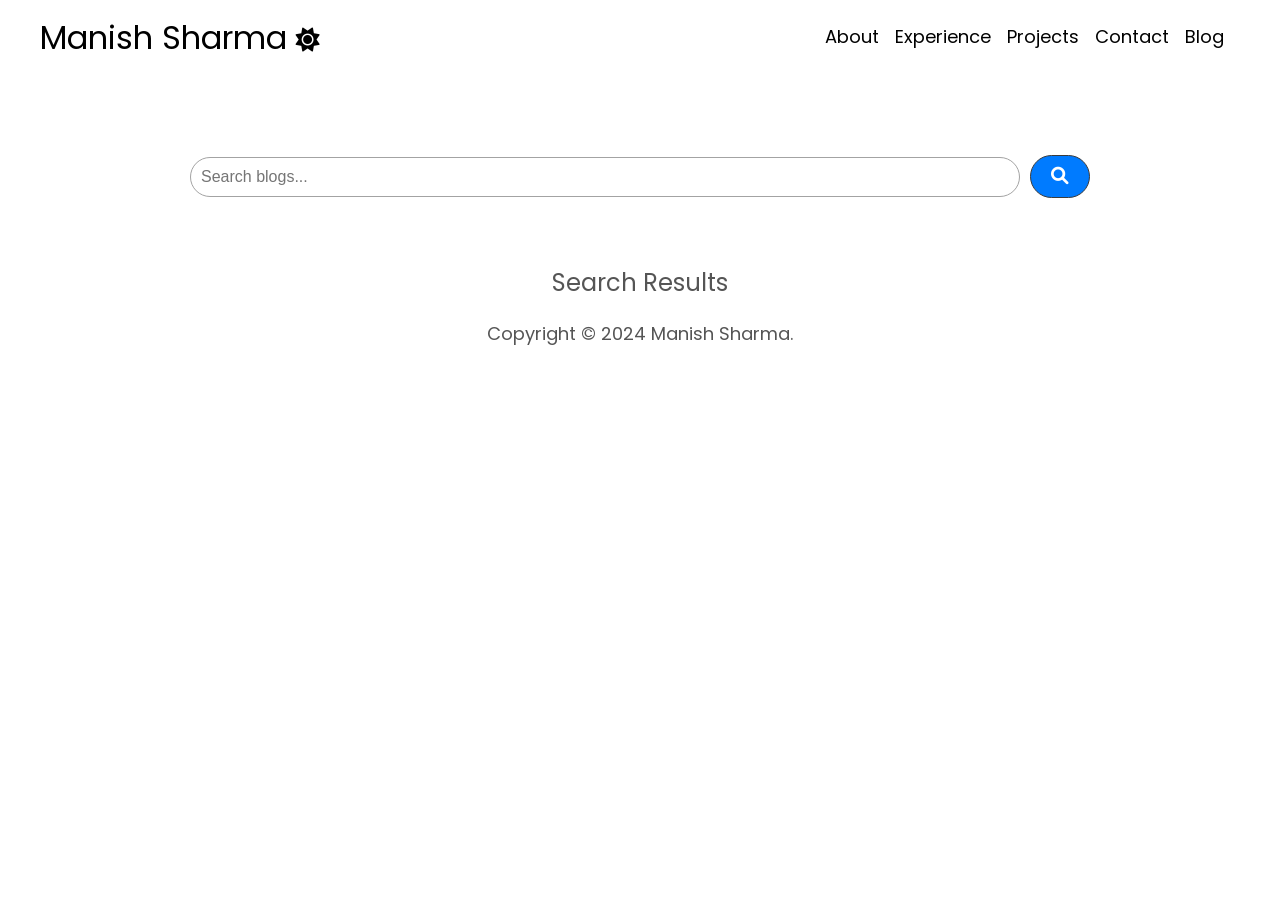
<file: searchresult.html>
<!DOCTYPE html>
<html lang="en">
   <head>
      <meta charset="UTF-8" />
      <meta name="viewport" content="width=device-width, initial-scale=1.0" />
      <title>Search Blogs</title>
      <link rel="stylesheet" href="style.css" />
      <link rel="stylesheet" href="mediaqueries.css" />
      <link rel="stylesheet" href="https://cdnjs.cloudflare.com/ajax/libs/font-awesome/6.0.0-beta3/css/all.min.css">
      <link rel="apple-touch-icon" sizes="180x180" href="apple-touch-icon.png">
      <link rel="icon" type="image/png" sizes="32x32" href="favicon-32x32.png">
      <link rel="icon" type="image/png" sizes="16x16" href="favicon-16x16.png">
   </head>
   <body>
      <!-- Navigation -->
      <nav id="desktop-nav">
         <div class="logo">Manish Sharma
            <button id="dark-mode-toggle">
            <i class="fa-solid fa-sun" id="sun-icon"></i>
            <i class="fa-solid fa-moon" id="moon-icon"></i>
            </button>
         </div>
         <ul class="nav-links">
            <li><a href="index.html#about">About</a></li>
            <li><a href="index.html#experience">Experience</a></li>
            <li><a href="index.html#projects">Projects</a></li>
            <li><a href="index.html#contact">Contact</a></li>
            <li><a href="blogsList.html">Blog</a></li>
            <li>
            </li>
         </ul>
      </nav>
      <div id="mySidenav" class="sidenav">
         <a href="javascript:void(0)" class="closebtn" onclick="closeNav()">&times;</a>
         <a href="index.html#profile" onclick="closeNav()">Home</a>
         <a href="index.html#about" onclick="closeNav()">About</a>
         <a href="index.html#experience" onclick="closeNav()">Experience</a>
         <a href="index.html#projects" onclick="closeNav()">Projects</a>
         <a href="index.html#contact" onclick="closeNav()">Contact</a>
         <a href="blogsList.html" onclick="closeNav()">Blog</a>
      </div>
      <!-- Overlay background -->
      <div id="overlay" onclick="closeNav()"></div>
      <div class="sidenavv">
         <h2><span class="btnn" style="font: size 1rem;cursor:pointer;" onclick="openNav()"><i class="fa-solid fa-bars"></i></span>
            <button id="dark-mode-togglee">
            <i class="fa-solid fa-sun" id="sun-icon"></i>
            <i class="fa-solid fa-moon" id="moon-icon"></i>
            </button> 
         </h2>
      </div>
      <!--Search Bar-->
      <section id="search-section">
         <div class="search-container">
            <input type="text" id="search-input" placeholder="Search blogs..." />
            <button id="search-button"><i class="fas fa-search"></i></button>
         </div>
      </section>
      <!--Search Result-->
      <section id="search-results">
         <p class="section__text__p1">Search Results</p>
         <h1 class="title"></h1>
         <div id="results-container">
            <!-- Results will be dynamically inserted here -->
         </div>
         <p id="no-results" style="display: none;">No blogs found.</p>
      </section>
      <!-- Footer -->
      <footer>
         <p>Copyright &#169; 2024 Manish Sharma.</p>
      </footer>
      <script>
         document.getElementById('search-button').addEventListener('click', function() {
             const query = document.getElementById('search-input').value;
             if (query) {
                 window.location.href = `searchresult.html?query=${encodeURIComponent(query)}`;
             }
         });
         
         function getQueryParameter(name) {
             const urlParams = new URLSearchParams(window.location.search);
             return urlParams.get(name);
         }
         
         function displayResults(results) {
             const resultsContainer = document.getElementById('results-container');
             const noResults = document.getElementById('no-results');
         
             if (results.length > 0) {
                 noResults.style.display = 'none';
                 resultsContainer.innerHTML = results.map(result => `
                     <div class="result-item">
                         <a href="${result.url}" class="blog-link">
                             <div class="detailsss-container">
                                 <h3>Blog Title: ${result.title}</h3>
                                 <p><strong>Author:</strong> ${result.author}</p>
                                 <p><strong>Date:</strong> ${result.date}</p>
                                 <p><strong>Introduction:</strong> ${result.introduction}</p>
                             </div>
                         </a>
                     </div>
                 `).join('');
             } else {
                 noResults.style.display = 'block';
                 resultsContainer.innerHTML = '';
             }
         }
         
         document.addEventListener('DOMContentLoaded', function() {
             const query = getQueryParameter('query');
             if (query) {
                 fetch('blogs.json')
                     .then(response => response.json())
                     .then(data => {
                         // Filter blogs based on query
                         const results = data.filter(blog =>
                             blog.title.toLowerCase().includes(query.toLowerCase())
                         );
                         
                         displayResults(results);
                     })
                     .catch(error => {
                         console.error('Error fetching the blog data:', error);
                     });
             }
         });
         document.addEventListener("keydown", function(event) {
         if (event.key === "Enter") {  // Check if the "Enter" key was pressed
         document.getElementById("search-button").click();  // Trigger the button click
         }
         });
      </script>    
      <script src="script.js"></script>
   </body>
</html>
</file>
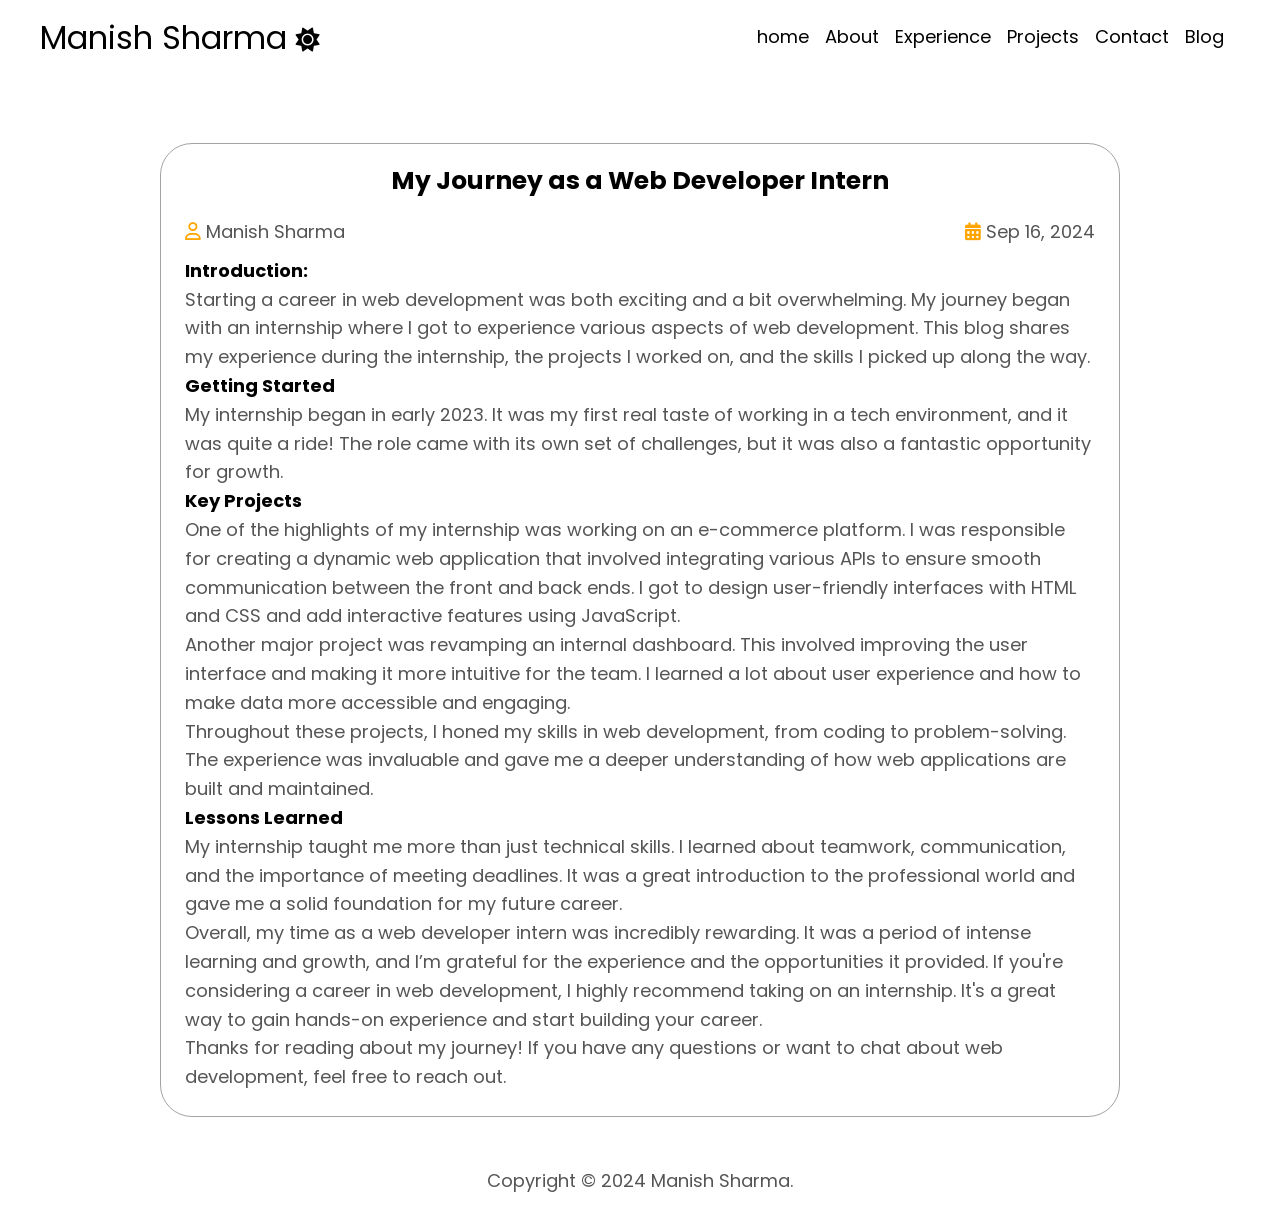
<file: blogs/blog1.html>
<!DOCTYPE html>
<html lang="en">
<head>
    <meta charset="UTF-8" />
    <meta name="viewport" content="width=device-width, initial-scale=1.0" />
    <title>My Portfolio</title>
    <link rel="stylesheet" href="../style.css" />
    <link rel="stylesheet" href="../mediaqueries.css" />
    <link rel="stylesheet" href="blogs.css"/>
    <link rel="stylesheet" href="https://cdnjs.cloudflare.com/ajax/libs/font-awesome/6.0.0-beta3/css/all.min.css">
    

</head>
<body>
    
    <!-- Navigation -->
    <nav id="desktop-nav">
        <div class="logo">Manish Sharma
            <button id="dark-mode-toggle">
                <i class="fa-solid fa-sun" id="sun-icon"></i>
                <i class="fa-solid fa-moon" id="moon-icon"></i>
            </button>
        </div>
        
        <ul class="nav-links">
            <li><a href="../index.html#profile">home</a></li>
            <li><a href="../index.html#about">About</a></li>
            <li><a href="../index.html#experience">Experience</a></li>
            <li><a href="../index.html#projects">Projects</a></li>
            <li><a href="../index.html#contact">Contact</a></li>
            <li><a href="../blogsList.html">Blog</a></li>
            <li>
            </li>
            
        </ul>
    </nav>

    <div id="mySidenav" class="sidenav">
        <a href="javascript:void(0)" class="closebtn" onclick="closeNav()">&times;</a>
        
        
        <a href="../index.html#profile" onclick="closeNav()">Home</a>
        <a href="../index.html#about" onclick="closeNav()">About</a>
        <a href="../index.html#experience" onclick="closeNav()">Experience</a>
        <a href="../index.html#projects" onclick="closeNav()">Projects</a>
        <a href="../index.html#contact" onclick="closeNav()">Contact</a>
        <a href="../blogsList.html" onclick="closeNav()">Blog</a>
        
      </div>
      
      <!-- Overlay background -->
      <div id="overlay" onclick="closeNav()"></div>
      <div class="sidenavv">  
      <h2><span class="btnn" style="font: size 1rem;cursor:pointer;" onclick="openNav()"><i class="fa-solid fa-bars"></i></span>
        <button id="dark-mode-togglee">
        <i class="fa-solid fa-sun" id="sun-icon"></i>
        <i class="fa-solid fa-moon" id="moon-icon"></i>
    </button>
    
      
    </h2>
    </div>

    <!--Blog Section -->
    <section id="blog">
        <div class="blog">
            <div class="aboutblog-containers">
                <div class="blogDetails-container">
                    <h3 class="title">My Journey as a Web Developer Intern</h3>
                    <div class="AuthorDate">
                        <p class="author"><strong><i class="fa-regular fa-user" style="color: orange;"></i></strong> Manish Sharma</p>
                        <p class="date"><strong><i class="fa-solid fa-calendar-days" style="color: orange;"></i></strong> Sep 16, 2024</p>
                    </div>
                    
    
                    <h6><strong>Introduction:</strong><br></h6>
                    <p>
                        Starting a career in web development was both exciting and a bit overwhelming. My journey began with an internship where I got to experience various aspects of web development. This blog shares my experience during the internship, the projects I worked on, and the skills I picked up along the way.
                    </p>
    
                    <h6>Getting Started</h6>
                    <p>
                        My internship began in early 2023. It was my first real taste of working in a tech environment, and it was quite a ride! The role came with its own set of challenges, but it was also a fantastic opportunity for growth.
                    </p>
    
                    <h6>Key Projects</h6>
                    <p>
                        One of the highlights of my internship was working on an e-commerce platform. I was responsible for creating a dynamic web application that involved integrating various APIs to ensure smooth communication between the front and back ends. I got to design user-friendly interfaces with HTML and CSS and add interactive features using JavaScript.
                    </p>
    
                    <p>
                        Another major project was revamping an internal dashboard. This involved improving the user interface and making it more intuitive for the team. I learned a lot about user experience and how to make data more accessible and engaging.
                    </p>
    
                    <p>
                        Throughout these projects, I honed my skills in web development, from coding to problem-solving. The experience was invaluable and gave me a deeper understanding of how web applications are built and maintained.
                    </p>
    
                    <h6>Lessons Learned</h6>
                    <p>
                        My internship taught me more than just technical skills. I learned about teamwork, communication, and the importance of meeting deadlines. It was a great introduction to the professional world and gave me a solid foundation for my future career.
                    </p>
    
                    <p>
                        Overall, my time as a web developer intern was incredibly rewarding. It was a period of intense learning and growth, and I’m grateful for the experience and the opportunities it provided. If you're considering a career in web development, I highly recommend taking on an internship. It's a great way to gain hands-on experience and start building your career.
                    </p>
    
                    <p>
                        Thanks for reading about my journey! If you have any questions or want to chat about web development, feel free to reach out.
                    </p>
                </div>
            </div>
        </div>
    </section>
    
    
    
    


    <!-- Footer -->
    <footer>
        <p>Copyright &#169; 2024 Manish Sharma.</p>
    </footer>
    <!-- Scroll to Top Button -->
<button id="scrollToTopBtn" class="scroll-to-top">
    <i class="fa-solid fa-arrow-up"></i>
  </button>
    <script src="../script.js"></script>
</body>
</html>
</file>
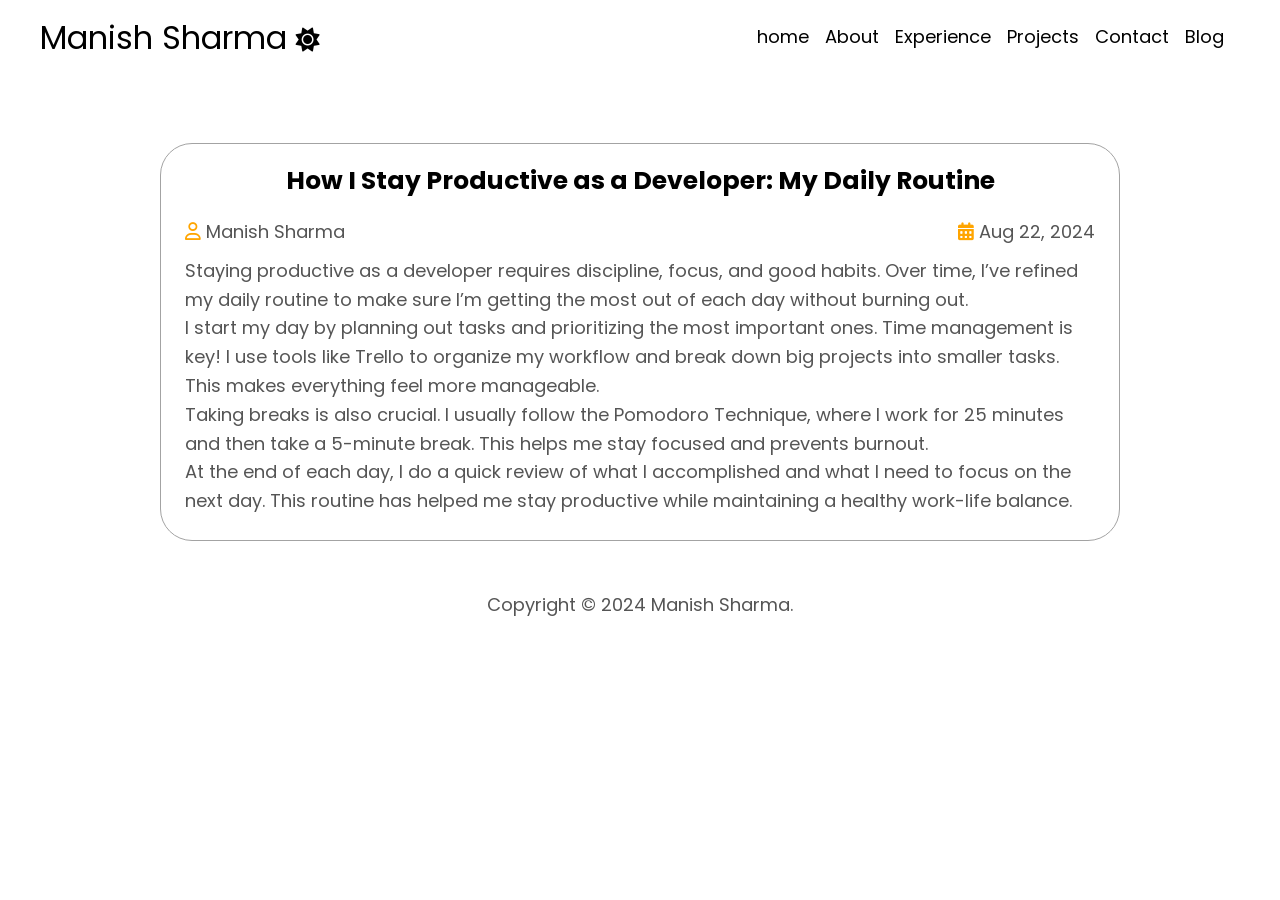
<file: blogs/blog2.html>
<!DOCTYPE html>
<html lang="en">
<head>
    <meta charset="UTF-8" />
    <meta name="viewport" content="width=device-width, initial-scale=1.0" />
    <title>My Portfolio</title>
    <link rel="stylesheet" href="../style.css" />
    <link rel="stylesheet" href="../mediaqueries.css" />
    <link rel="stylesheet" href="blogs.css"/>
    <link rel="stylesheet" href="https://cdnjs.cloudflare.com/ajax/libs/font-awesome/6.0.0-beta3/css/all.min.css">
    

</head>
<body>
    
    <!-- Navigation -->
    <nav id="desktop-nav">
        <div class="logo">Manish Sharma
            <button id="dark-mode-toggle">
                <i class="fa-solid fa-sun" id="sun-icon"></i>
                <i class="fa-solid fa-moon" id="moon-icon"></i>
            </button>
        </div>
        
        <ul class="nav-links">
            <li><a href="../index.html#profile">home</a></li>
            <li><a href="../index.html#about">About</a></li>
            <li><a href="../index.html#experience">Experience</a></li>
            <li><a href="../index.html#projects">Projects</a></li>
            <li><a href="../index.html#contact">Contact</a></li>
            <li><a href="../blogsList.html">Blog</a></li>
            <li>
            </li>
            
        </ul>
    </nav>

    <div id="mySidenav" class="sidenav">
        <a href="javascript:void(0)" class="closebtn" onclick="closeNav()">&times;</a>
        
        
        <a href="../index.html#profile" onclick="closeNav()">Home</a>
        <a href="../index.html#about" onclick="closeNav()">About</a>
        <a href="../index.html#experience" onclick="closeNav()">Experience</a>
        <a href="../index.html#projects" onclick="closeNav()">Projects</a>
        <a href="../index.html#contact" onclick="closeNav()">Contact</a>
        <a href="../blogsList.html" onclick="closeNav()">Blog</a>
        
      </div>
      
      <!-- Overlay background -->
      <div id="overlay" onclick="closeNav()"></div>
      <div class="sidenavv">  
      <h2><span class="btnn" style="font: size 1rem;cursor:pointer;" onclick="openNav()"><i class="fa-solid fa-bars"></i></span>
        <button id="dark-mode-togglee">
        <i class="fa-solid fa-sun" id="sun-icon"></i>
        <i class="fa-solid fa-moon" id="moon-icon"></i>
    </button>
    
      
    </h2>
    </div>

    <!--Blog Section -->
    <section id="blog">
        <div class="blog">
            <div class="aboutblog-containers">
                <div class="blogDetails-container">
                    <h3 class="title">How I Stay Productive as a Developer: My Daily Routine</h3>
                    <div class="AuthorDate">
                        <p class="author"><strong><i class="fa-regular fa-user" style="color: orange;"></i></strong> Manish Sharma</p>
                        <p class="date"><strong><i class="fa-solid fa-calendar-days" style="color: orange;"></i></strong> Aug 22, 2024</p>
                    </div>
                    <p>
                        Staying productive as a developer requires discipline, focus, and good habits. Over time, I’ve refined my daily routine to make sure I’m getting the most out of each day without burning out.
                    </p>
                    <p>
                        I start my day by planning out tasks and prioritizing the most important ones. Time management is key! I use tools like Trello to organize my workflow and break down big projects into smaller tasks. This makes everything feel more manageable.
                    </p>
                    <p>
                        Taking breaks is also crucial. I usually follow the Pomodoro Technique, where I work for 25 minutes and then take a 5-minute break. This helps me stay focused and prevents burnout.
                    </p>
                    <p>
                        At the end of each day, I do a quick review of what I accomplished and what I need to focus on the next day. This routine has helped me stay productive while maintaining a healthy work-life balance.
                    </p>
                </div>
            </div>
        </div>
    </section>
    
    
    
    


    <!-- Footer -->
    <footer>
        <p>Copyright &#169; 2024 Manish Sharma.</p>
    </footer>
    <!-- Scroll to Top Button -->
<button id="scrollToTopBtn" class="scroll-to-top">
    <i class="fa-solid fa-arrow-up"></i>
  </button>
    <script src="../script.js"></script>
</body>
</html>
</file>
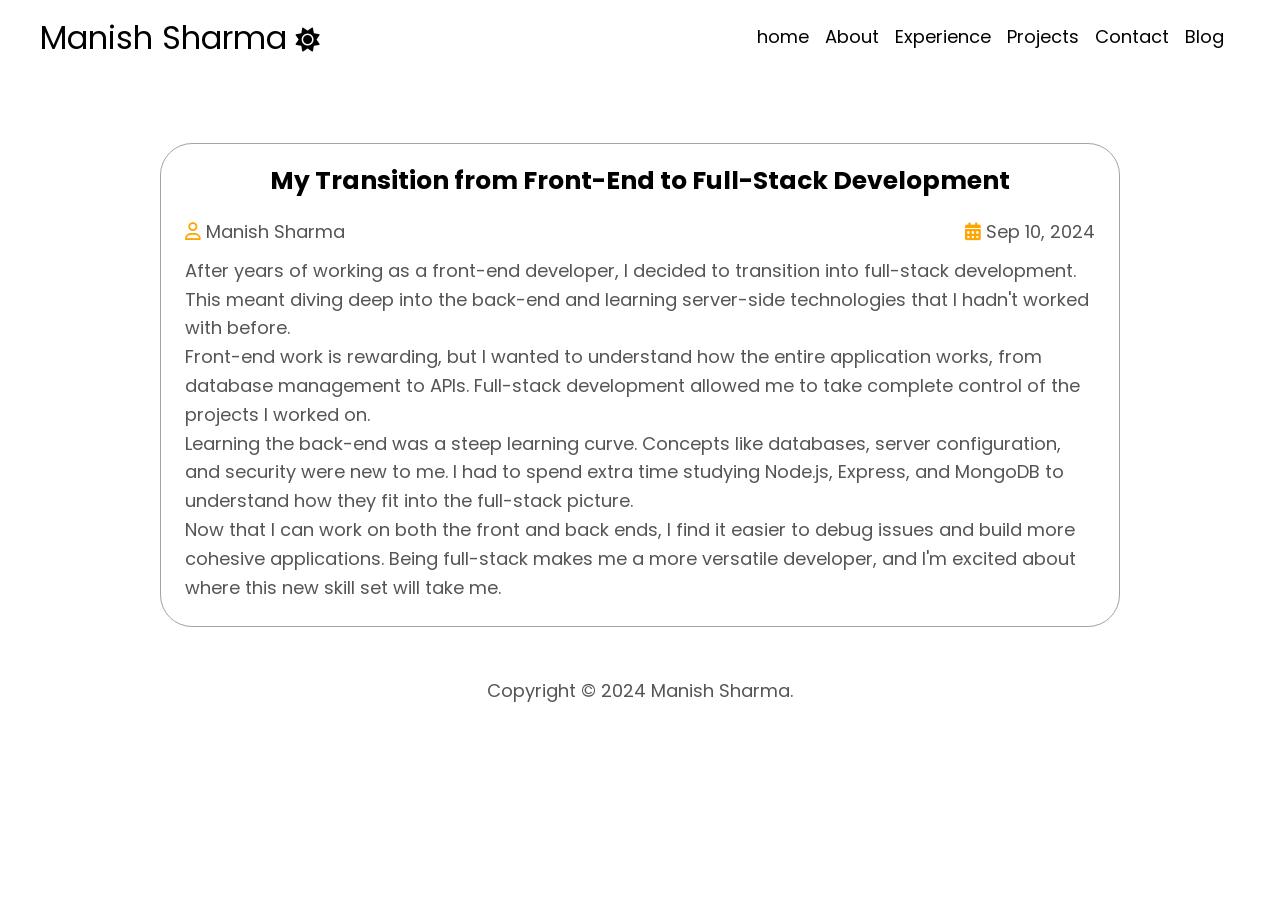
<file: blogs/blog3.html>
<!DOCTYPE html>
<html lang="en">
<head>
    <meta charset="UTF-8" />
    <meta name="viewport" content="width=device-width, initial-scale=1.0" />
    <title>My Portfolio</title>
    <link rel="stylesheet" href="../style.css" />
    <link rel="stylesheet" href="../mediaqueries.css" />
    <link rel="stylesheet" href="blogs.css"/>
    <link rel="stylesheet" href="https://cdnjs.cloudflare.com/ajax/libs/font-awesome/6.0.0-beta3/css/all.min.css">
    

</head>
<body>
    
    <!-- Navigation -->
    <nav id="desktop-nav">
        <div class="logo">Manish Sharma
            <button id="dark-mode-toggle">
                <i class="fa-solid fa-sun" id="sun-icon"></i>
                <i class="fa-solid fa-moon" id="moon-icon"></i>
            </button>
        </div>
        
        <ul class="nav-links">
            <li><a href="../index.html#profile">home</a></li>
            <li><a href="../index.html#about">About</a></li>
            <li><a href="../index.html#experience">Experience</a></li>
            <li><a href="../index.html#projects">Projects</a></li>
            <li><a href="../index.html#contact">Contact</a></li>
            <li><a href="../blogsList.html">Blog</a></li>
            <li>
            </li>
            
        </ul>
    </nav>

    <div id="mySidenav" class="sidenav">
        <a href="javascript:void(0)" class="closebtn" onclick="closeNav()">&times;</a>
        
        
        <a href="../index.html#profile" onclick="closeNav()">Home</a>
        <a href="../index.html#about" onclick="closeNav()">About</a>
        <a href="../index.html#experience" onclick="closeNav()">Experience</a>
        <a href="../index.html#projects" onclick="closeNav()">Projects</a>
        <a href="../index.html#contact" onclick="closeNav()">Contact</a>
        <a href="../blogsList.html" onclick="closeNav()">Blog</a>
        
      </div>
      
      <!-- Overlay background -->
      <div id="overlay" onclick="closeNav()"></div>
      <div class="sidenavv">  
      <h2><span class="btnn" style="font: size 1rem;cursor:pointer;" onclick="openNav()"><i class="fa-solid fa-bars"></i></span>
        <button id="dark-mode-togglee">
        <i class="fa-solid fa-sun" id="sun-icon"></i>
        <i class="fa-solid fa-moon" id="moon-icon"></i>
    </button>
    
      
    </h2>
    </div>

    <!--Blog Section -->
    <section id="blog">
        <div class="blog">
            <div class="aboutblog-containers">
                <div class="blogDetails-container">
                    <h3 class="title">My Transition from Front-End to Full-Stack Development</h3>
                    <div class="AuthorDate">
                        <p class="author"><strong><i class="fa-regular fa-user" style="color: orange;"></i></strong> Manish Sharma</p>
                        <p class="date"><strong><i class="fa-solid fa-calendar-days" style="color: orange;"></i></strong> Sep 10, 2024</p>
                    </div>
                    <p>
                        After years of working as a front-end developer, I decided to transition into full-stack development. This meant diving deep into the back-end and learning server-side technologies that I hadn't worked with before.
                    </p>
                    <p>
                        Front-end work is rewarding, but I wanted to understand how the entire application works, from database management to APIs. Full-stack development allowed me to take complete control of the projects I worked on.
                    </p>
                    <p>
                        Learning the back-end was a steep learning curve. Concepts like databases, server configuration, and security were new to me. I had to spend extra time studying Node.js, Express, and MongoDB to understand how they fit into the full-stack picture.
                    </p>
                    <p>
                        Now that I can work on both the front and back ends, I find it easier to debug issues and build more cohesive applications. Being full-stack makes me a more versatile developer, and I'm excited about where this new skill set will take me.
                    </p>
                </div>
            </div>
        </div>
    </section>
    
    
    
    


    <!-- Footer -->
    <footer>
        <p>Copyright &#169; 2024 Manish Sharma.</p>
    </footer>
    <!-- Scroll to Top Button -->
<button id="scrollToTopBtn" class="scroll-to-top">
    <i class="fa-solid fa-arrow-up"></i>
  </button>
    <script src="../script.js"></script>
</body>
</html>
</file>
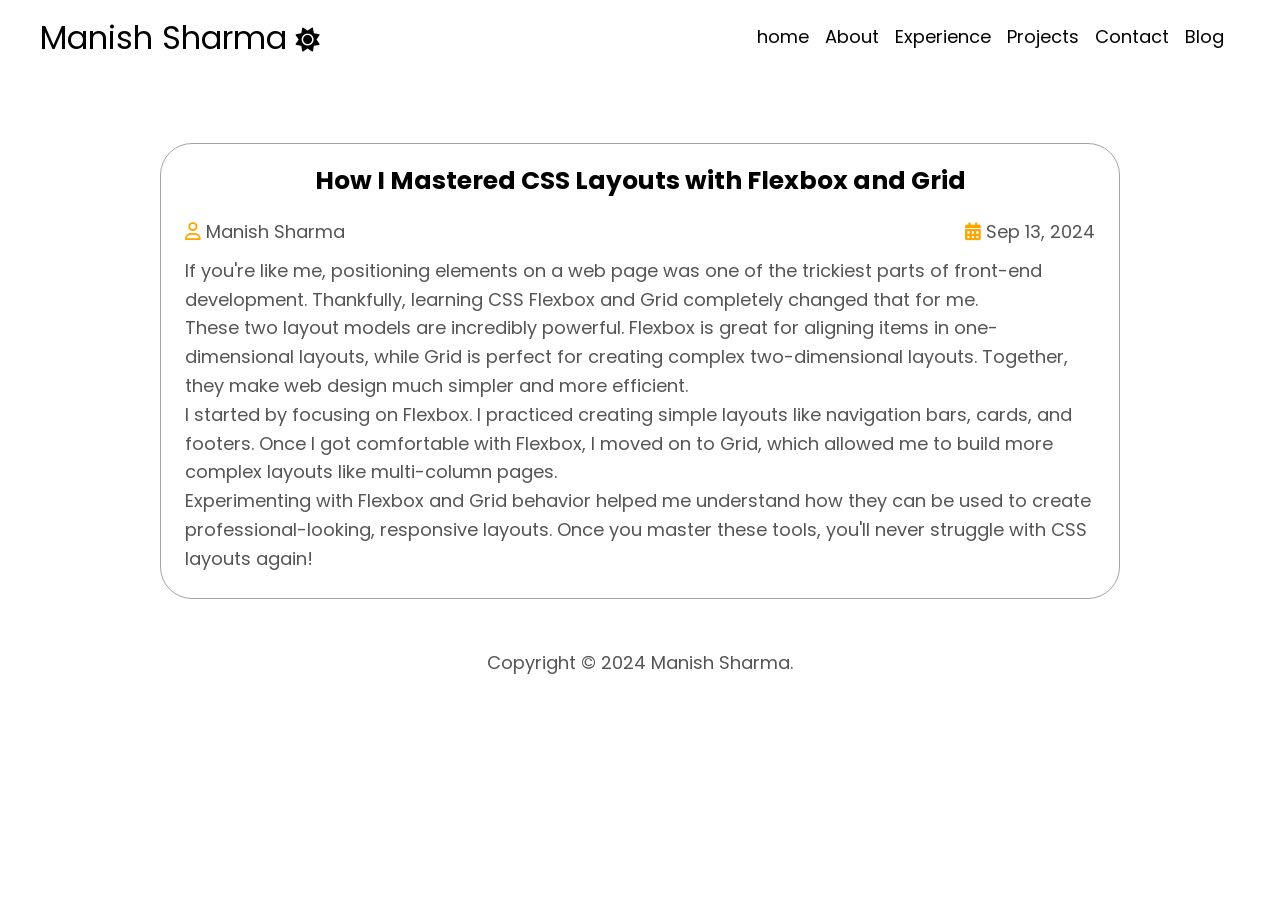
<file: blogs/blog4.html>
<!DOCTYPE html>
<html lang="en">
<head>
    <meta charset="UTF-8" />
    <meta name="viewport" content="width=device-width, initial-scale=1.0" />
    <title>My Portfolio</title>
    <link rel="stylesheet" href="../style.css" />
    <link rel="stylesheet" href="../mediaqueries.css" />
    <link rel="stylesheet" href="blogs.css"/>
    <link rel="stylesheet" href="https://cdnjs.cloudflare.com/ajax/libs/font-awesome/6.0.0-beta3/css/all.min.css">
    

</head>
<body>
    
    <!-- Navigation -->
    <nav id="desktop-nav">
        <div class="logo">Manish Sharma
            <button id="dark-mode-toggle">
                <i class="fa-solid fa-sun" id="sun-icon"></i>
                <i class="fa-solid fa-moon" id="moon-icon"></i>
            </button>
        </div>
        
        <ul class="nav-links">
            <li><a href="../index.html#profile">home</a></li>
            <li><a href="../index.html#about">About</a></li>
            <li><a href="../index.html#experience">Experience</a></li>
            <li><a href="../index.html#projects">Projects</a></li>
            <li><a href="../index.html#contact">Contact</a></li>
            <li><a href="../blogsList.html">Blog</a></li>
            <li>
            </li>
            
        </ul>
    </nav>

    <div id="mySidenav" class="sidenav">
        <a href="javascript:void(0)" class="closebtn" onclick="closeNav()">&times;</a>
        
        
        <a href="../index.html#profile" onclick="closeNav()">Home</a>
        <a href="../index.html#about" onclick="closeNav()">About</a>
        <a href="../index.html#experience" onclick="closeNav()">Experience</a>
        <a href="../index.html#projects" onclick="closeNav()">Projects</a>
        <a href="../index.html#contact" onclick="closeNav()">Contact</a>
        <a href="../blogsList.html" onclick="closeNav()">Blog</a>
        
      </div>
      
      <!-- Overlay background -->
      <div id="overlay" onclick="closeNav()"></div>
      <div class="sidenavv">  
      <h2><span class="btnn" style="font: size 1rem;cursor:pointer;" onclick="openNav()"><i class="fa-solid fa-bars"></i></span>
        <button id="dark-mode-togglee">
        <i class="fa-solid fa-sun" id="sun-icon"></i>
        <i class="fa-solid fa-moon" id="moon-icon"></i>
    </button>
    
      
    </h2>
    </div>

    <!--Blog Section -->
    <section id="blog">
        <div class="blog">
            <div class="aboutblog-containers">
                <div class="blogDetails-container">
                    <h3 class="title">How I Mastered CSS Layouts with Flexbox and Grid</h3>
                    <div class="AuthorDate">
                        <p class="author"><strong><i class="fa-regular fa-user" style="color: orange;"></i></strong> Manish Sharma</p>
                        <p class="date"><strong><i class="fa-solid fa-calendar-days" style="color: orange;"></i></strong> Sep 13, 2024</p>
                    </div>
                    <p>
                        If you're like me, positioning elements on a web page was one of the trickiest parts of front-end development. Thankfully, learning CSS Flexbox and Grid completely changed that for me.
                    </p>
                    <p>
                        These two layout models are incredibly powerful. Flexbox is great for aligning items in one-dimensional layouts, while Grid is perfect for creating complex two-dimensional layouts. Together, they make web design much simpler and more efficient.
                    </p>
                    <p>
                        I started by focusing on Flexbox. I practiced creating simple layouts like navigation bars, cards, and footers. Once I got comfortable with Flexbox, I moved on to Grid, which allowed me to build more complex layouts like multi-column pages.
                    </p>
                    <p>
                        Experimenting with Flexbox and Grid behavior helped me understand how they can be used to create professional-looking, responsive layouts. Once you master these tools, you'll never struggle with CSS layouts again!
                    </p>
                </div>
            </div>
        </div>
    </section>
    
    
    
    


    <!-- Footer -->
    <footer>
        <p>Copyright &#169; 2024 Manish Sharma.</p>
    </footer>
    <!-- Scroll to Top Button -->
<button id="scrollToTopBtn" class="scroll-to-top">
    <i class="fa-solid fa-arrow-up"></i>
  </button>
    <script src="../script.js"></script>
</body>
</html>
</file>
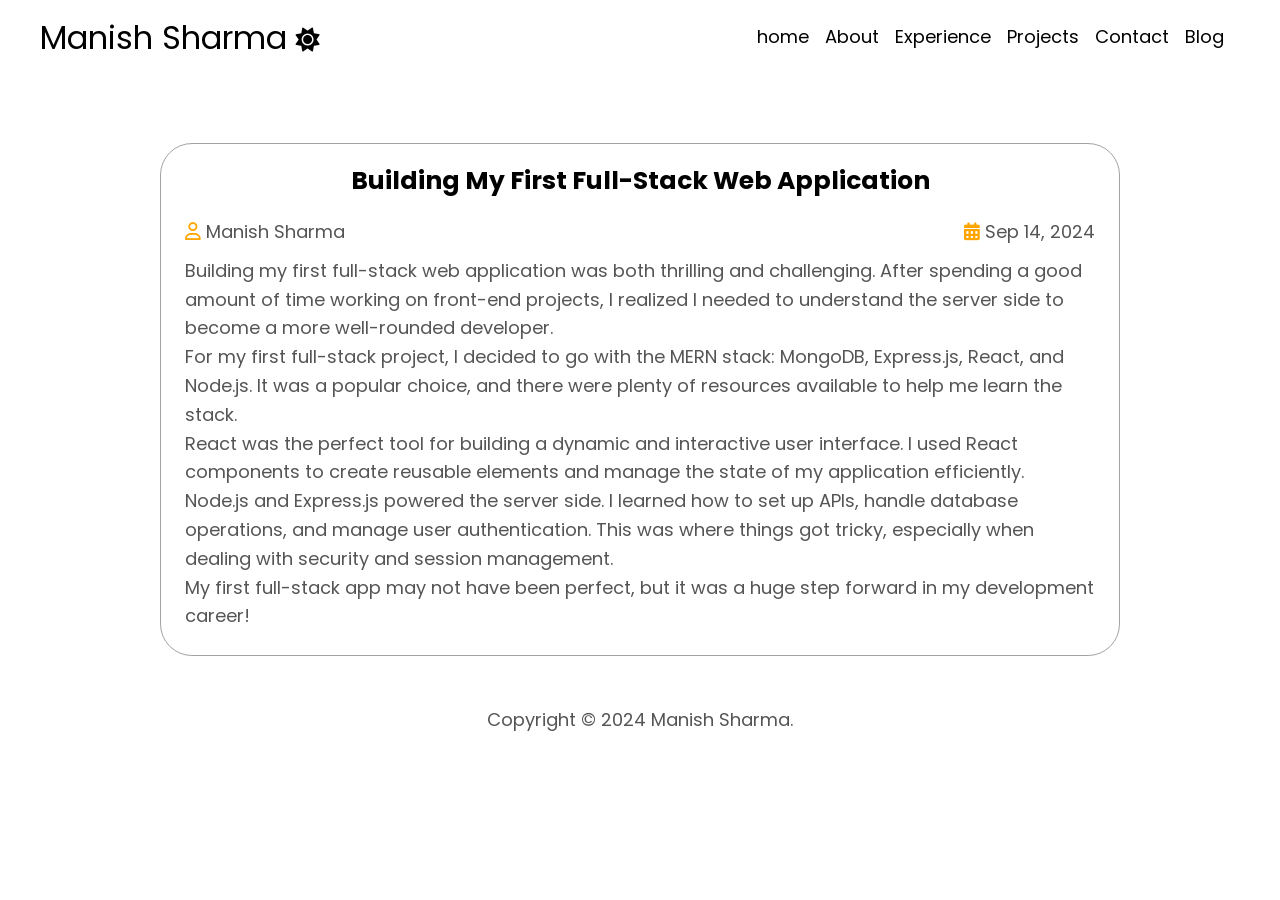
<file: blogs/blog5.html>
<!DOCTYPE html>
<html lang="en">
<head>
    <meta charset="UTF-8" />
    <meta name="viewport" content="width=device-width, initial-scale=1.0" />
    <title>My Portfolio</title>
    <link rel="stylesheet" href="../style.css" />
    <link rel="stylesheet" href="../mediaqueries.css" />
    <link rel="stylesheet" href="blogs.css"/>
    <link rel="stylesheet" href="https://cdnjs.cloudflare.com/ajax/libs/font-awesome/6.0.0-beta3/css/all.min.css">
    

</head>
<body>
    
    <!-- Navigation -->
    <nav id="desktop-nav">
        <div class="logo">Manish Sharma
            <button id="dark-mode-toggle">
                <i class="fa-solid fa-sun" id="sun-icon"></i>
                <i class="fa-solid fa-moon" id="moon-icon"></i>
            </button>
        </div>
        
        <ul class="nav-links">
            <li><a href="../index.html#profile">home</a></li>
            <li><a href="../index.html#about">About</a></li>
            <li><a href="../index.html#experience">Experience</a></li>
            <li><a href="../index.html#projects">Projects</a></li>
            <li><a href="../index.html#contact">Contact</a></li>
            <li><a href="../blogsList.html">Blog</a></li>
            <li>
            </li>
            
        </ul>
    </nav>

    <div id="mySidenav" class="sidenav">
        <a href="javascript:void(0)" class="closebtn" onclick="closeNav()">&times;</a>
        
        
        <a href="../index.html#profile" onclick="closeNav()">Home</a>
        <a href="../index.html#about" onclick="closeNav()">About</a>
        <a href="../index.html#experience" onclick="closeNav()">Experience</a>
        <a href="../index.html#projects" onclick="closeNav()">Projects</a>
        <a href="../index.html#contact" onclick="closeNav()">Contact</a>
        <a href="../blogsList.html" onclick="closeNav()">Blog</a>
        
      </div>
      
      <!-- Overlay background -->
      <div id="overlay" onclick="closeNav()"></div>
      <div class="sidenavv">  
      <h2><span class="btnn" style="font: size 1rem;cursor:pointer;" onclick="openNav()"><i class="fa-solid fa-bars"></i></span>
        <button id="dark-mode-togglee">
        <i class="fa-solid fa-sun" id="sun-icon"></i>
        <i class="fa-solid fa-moon" id="moon-icon"></i>
    </button>
    
      
    </h2>
    </div>

    <!--Blog Section -->
    <section id="blog">
        <div class="blog">
            <div class="aboutblog-containers">
                <div class="blogDetails-container">
                    <h3 class="title">Building My First Full-Stack Web Application</h3>
                    <div class="AuthorDate">
                        <p class="author"><strong><i class="fa-regular fa-user" style="color: orange;"></i></strong> Manish Sharma</p>
                        <p class="date"><strong><i class="fa-solid fa-calendar-days" style="color: orange;"></i></strong> Sep 14, 2024</p>
                    </div>
                    <p>
                        Building my first full-stack web application was both thrilling and challenging. After spending a good amount of time working on front-end projects, I realized I needed to understand the server side to become a more well-rounded developer.
                    </p>
                    <p>
                        For my first full-stack project, I decided to go with the MERN stack: MongoDB, Express.js, React, and Node.js. It was a popular choice, and there were plenty of resources available to help me learn the stack.
                    </p>
                    <p>
                        React was the perfect tool for building a dynamic and interactive user interface. I used React components to create reusable elements and manage the state of my application efficiently.
                    </p>
                    <p>
                        Node.js and Express.js powered the server side. I learned how to set up APIs, handle database operations, and manage user authentication. This was where things got tricky, especially when dealing with security and session management.
                    </p>
                    <p>
                        My first full-stack app may not have been perfect, but it was a huge step forward in my development career!
                    </p>
                </div>
            </div>
        </div>
    </section>
    
    
    
    


    <!-- Footer -->
    <footer>
        <p>Copyright &#169; 2024 Manish Sharma.</p>
    </footer>
    <!-- Scroll to Top Button -->
<button id="scrollToTopBtn" class="scroll-to-top">
    <i class="fa-solid fa-arrow-up"></i>
  </button>
    <script src="../script.js"></script>
</body>
</html>
</file>
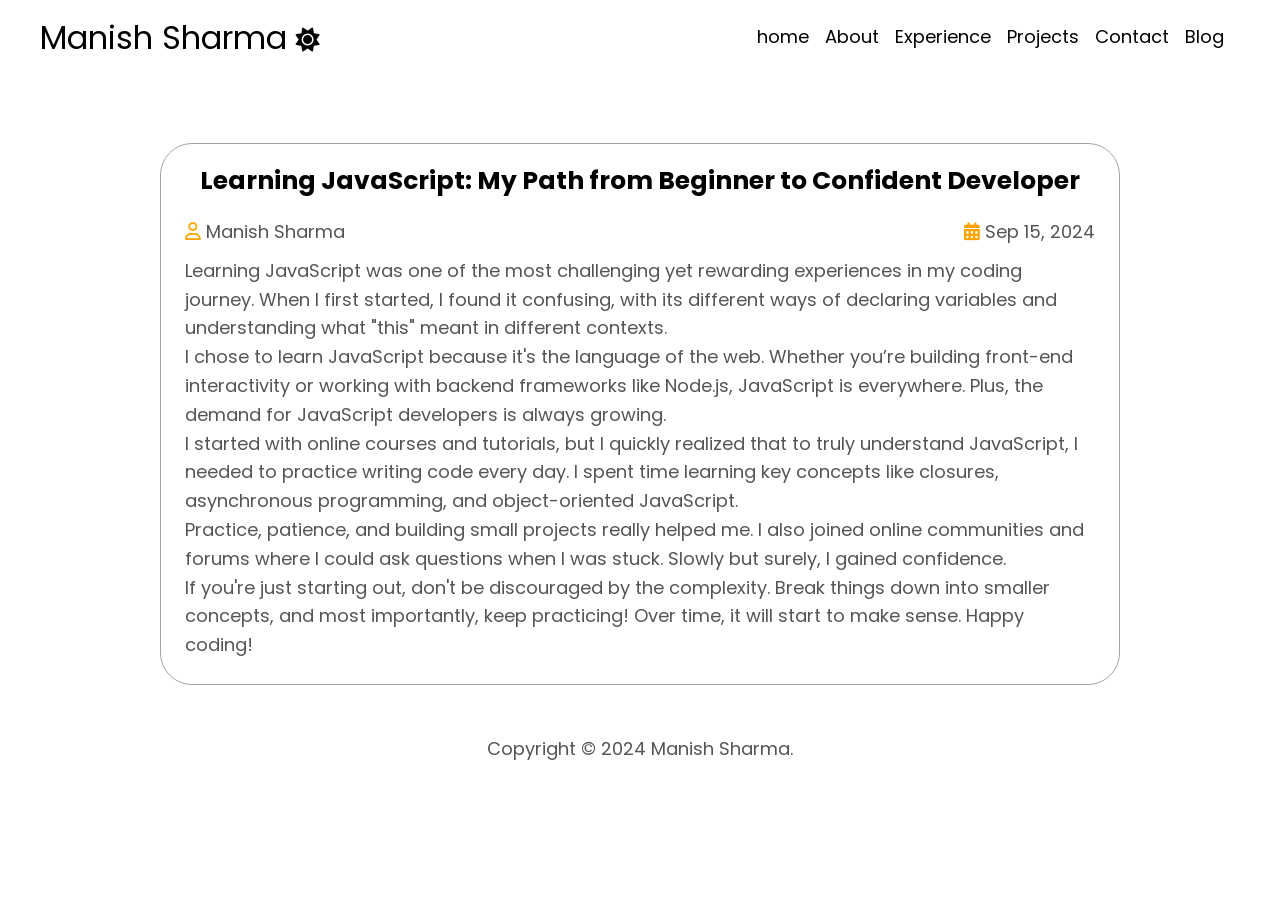
<file: blogs/blog6.html>
<!DOCTYPE html>
<html lang="en">
<head>
    <meta charset="UTF-8" />
    <meta name="viewport" content="width=device-width, initial-scale=1.0" />
    <title>My Portfolio</title>
    <link rel="stylesheet" href="../style.css" />
    <link rel="stylesheet" href="../mediaqueries.css" />
    <link rel="stylesheet" href="blogs.css"/>
    <link rel="stylesheet" href="https://cdnjs.cloudflare.com/ajax/libs/font-awesome/6.0.0-beta3/css/all.min.css">
    

</head>
<body>
    
    <!-- Navigation -->
    <nav id="desktop-nav">
        <div class="logo">Manish Sharma
            <button id="dark-mode-toggle">
                <i class="fa-solid fa-sun" id="sun-icon"></i>
                <i class="fa-solid fa-moon" id="moon-icon"></i>
            </button>
        </div>
        
        <ul class="nav-links">
            <li><a href="../index.html#profile">home</a></li>
            <li><a href="../index.html#about">About</a></li>
            <li><a href="../index.html#experience">Experience</a></li>
            <li><a href="../index.html#projects">Projects</a></li>
            <li><a href="../index.html#contact">Contact</a></li>
            <li><a href="../blogsList.html">Blog</a></li>
            <li>
            </li>
            
        </ul>
    </nav>

    <div id="mySidenav" class="sidenav">
        <a href="javascript:void(0)" class="closebtn" onclick="closeNav()">&times;</a>
        
        
        <a href="../index.html#profile" onclick="closeNav()">Home</a>
        <a href="../index.html#about" onclick="closeNav()">About</a>
        <a href="../index.html#experience" onclick="closeNav()">Experience</a>
        <a href="../index.html#projects" onclick="closeNav()">Projects</a>
        <a href="../index.html#contact" onclick="closeNav()">Contact</a>
        <a href="../blogsList.html" onclick="closeNav()">Blog</a>
        
      </div>
      
      <!-- Overlay background -->
      <div id="overlay" onclick="closeNav()"></div>
      <div class="sidenavv">  
      <h2><span class="btnn" style="font: size 1rem;cursor:pointer;" onclick="openNav()"><i class="fa-solid fa-bars"></i></span>
        <button id="dark-mode-togglee">
        <i class="fa-solid fa-sun" id="sun-icon"></i>
        <i class="fa-solid fa-moon" id="moon-icon"></i>
    </button>
    
      
    </h2>
    </div>

    <!--Blog Section -->
    <section id="blog">
        <div class="blog">
            <div class="aboutblog-containers">
                <div class="blogDetails-container">
                    <h3 class="title">Learning JavaScript: My Path from Beginner to Confident Developer</h3>
                    <div class="AuthorDate">
                        <p class="author"><strong><i class="fa-regular fa-user" style="color: orange;"></i></strong> Manish Sharma</p>
                        <p class="date"><strong><i class="fa-solid fa-calendar-days" style="color: orange;"></i></strong> Sep 15, 2024</p>
                    </div>
                    <p>
                        Learning JavaScript was one of the most challenging yet rewarding experiences in my coding journey. When I first started, I found it confusing, with its different ways of declaring variables and understanding what "this" meant in different contexts.
                    </p>
                    <p>
                        I chose to learn JavaScript because it's the language of the web. Whether you’re building front-end interactivity or working with backend frameworks like Node.js, JavaScript is everywhere. Plus, the demand for JavaScript developers is always growing.
                    </p>
                    <p>
                        I started with online courses and tutorials, but I quickly realized that to truly understand JavaScript, I needed to practice writing code every day. I spent time learning key concepts like closures, asynchronous programming, and object-oriented JavaScript.
                    </p>
                    <p>
                        Practice, patience, and building small projects really helped me. I also joined online communities and forums where I could ask questions when I was stuck. Slowly but surely, I gained confidence.
                    </p>
                    <p>
                        If you're just starting out, don't be discouraged by the complexity. Break things down into smaller concepts, and most importantly, keep practicing! Over time, it will start to make sense. Happy coding!
                    </p>
                </div>
            </div>
        </div>
    </section>
    
    
    
    


    <!-- Footer -->
    <footer>
        <p>Copyright &#169; 2024 Manish Sharma.</p>
    </footer>
    <!-- Scroll to Top Button -->
<button id="scrollToTopBtn" class="scroll-to-top">
    <i class="fa-solid fa-arrow-up"></i>
  </button>
    <script src="../script.js"></script>
</body>
</html>
</file>
<file: style.css>
/* GENERAL */

@import url("https://fonts.googleapis.com/css2?family=Poppins:wght@300;400;500;600&display=swap");

* {
	margin: 0;
	padding: 0;
}

/* General Scrollbar Styling */
::-webkit-scrollbar {
	width: 8px;
	/* Width of the scrollbar */
	height: 8px;
	/* Height of the scrollbar */
}

::-webkit-scrollbar-track {
	background: transparent;
	/* Track background color */
}

::-webkit-scrollbar-thumb {
	background: rgba(0, 0, 0, 0.3);
	/* Scrollbar color */
	border-radius: 4px;
	/* Rounded corners for the scrollbar */
	transition: background 0.3s;
	/* Smooth transition on hover */
}

::-webkit-scrollbar-thumb:hover {
	background: rgba(0, 0, 0, 0.5);
	/* Darker color when hovered */
}


/* Firefox */
body {
	scrollbar-width: thin;
	/* Thin scrollbar */
	scrollbar-color: rgba(0, 0, 0, 0.3) transparent;
	/* Scrollbar color and track color */
}

/* Dark Mode Scrollbar */
body.dark-mode {
	scrollbar-color: rgba(255, 255, 255, 0.3) !important;
	/* Scrollbar color and track color for dark mode */
}

body.dark-mode ::-webkit-scrollbar-thumb {
	background: rgba(255, 255, 255, 0.3) !important;
	/* Light color for scrollbar in dark mode */
}

body.dark-mode ::-webkit-scrollbar-thumb:hover {
	background: rgba(255, 255, 255, 0.5);
	/* Lighter color when hovered in dark mode */
}

body {
	font-family: "Poppins", sans-serif;
	font-size: 18px;
	line-height: 1.6;
	word-break: break-word;
	transition: background-color 300ms ease, color 300ms ease;
}

html {
	scroll-behavior: smooth;
}

p {
	color: rgb(85, 85, 85);
}

/* TRANSITION */

a,
.btn {
	transition: all 300ms ease;
}

/* DESKTOP NAV */

nav,
.nav-links {
	display: flex;
}

nav {
	justify-content: space-between;
	align-items: center;
	height: 18vh;
	padding: 0 40px;
	box-sizing: border-box;
}

.nav-links {
	gap: 1rem;
	list-style: none;
	font-size: 18px;
}

a {
	color: black;
	text-decoration: none;
}


.logo {
	font-size: 2rem;
}

.logo:hover {
	cursor: default;
}

/* HAMBURGER MENU */

#hamburger-nav {
	display: none;
}

.hamburger-menu {
	position: relative;
	display: inline-block;
}

.hamburger-icon {
	display: flex;
	flex-direction: column;
	justify-content: space-between;
	height: 24px;
	width: 30px;
	cursor: pointer;
}

.hamburger-icon span {
	width: 100%;
	height: 2px;
	background-color: black;
	transition: all 0.3 ease-in-out;
}

.menu-links {
	position: absolute;
	top: 100%;
	right: 0;
	background-color: white;
	width: fit-content;
	max-height: 0;
	overflow: hidden;
	transition: all 0.3 ease-in-out;
}

.menu-links a {
	display: block;
	padding: 10px;
	text-align: center;
	font-size: 1.5rem;
	color: black;
	text-decoration: none;
	transition: all 0.3 ease-in-out;
}

.menu-links li {
	list-style: none;
}

.menu-links.open {
	max-height: 300px;
}

.hamburger-icon.open span:first-child {
	transform: rotate(45deg) translate(10px, 5px);
}

.hamburger-icon.open span:nth-child(2) {
	opacity: 0;
}

.hamburger-icon.open span:last-child {
	transform: rotate(-45deg) translate(10px, -5px);
}

.hamburger-icon span:first-child {
	transform: none;
}

/* SECTIONS */

section {
	padding-top: 4vh;
	height: auto;
	margin: 0 10rem;
	box-sizing: border-box;
	min-height: fit-content;
	scroll-margin-top: 70px;
	/* Adjust this value to the height of your nav bar */
}

.section-container {
	display: flex;
}

/* PROFILE SECTION */

#profile {
	display: flex;
	justify-content: center;
	gap: 5rem;
	height: 80vh;
}

.section__pic-container {
	display: flex;
	height: 400px;
	width: 400px;
	margin: auto 0;
}

.text-container p {
	text-align: justify;
	text-justify: inter-word;
	/* Optional: improves text justification */
}

.section__text {
	align-self: center;
	text-align: center;
}

.section__text p {
	font-weight: 600;
}

.section__text__p1 {
	font-size: 1.5rem;
	/* Adjusted font size */
	text-align: center;
}

.section__text__p2 {
	font-size: 1.75rem;
	/* Adjusted font size */
	margin-bottom: 1rem;
}

.title {
	font-size: 3rem;
	/* Adjusted font size */
	text-align: center;
}

#socials-container {
	display: flex;
	justify-content: center;
	margin-top: 1rem;
	gap: 1rem;
}

/* ICONS */

.icon {
	cursor: pointer;
	height: 2rem;
}

/* BUTTONS */

.btn-container {
	display: flex;
	justify-content: center;
	gap: 1rem;
}

.btn {
	font-weight: 600;
	transition: all 300ms ease;
	padding: 1rem;
	width: 8rem;
	border-radius: 2rem;
}

.btn-color-1,
.btn-color-2 {
	border: rgb(53, 53, 53) 0.1rem solid;
}

.btn-color-1:hover,
.btn-color-2:hover {
	cursor: pointer;
}

.btn-color-1,
.btn-color-2:hover {
	background: rgb(53, 53, 53);
	color: white;
}

.btn-color-1:hover {
	background: rgb(0, 0, 0);
}

.btn-color-2 {
	background: none;
}

.btn-color-2:hover {
	border: rgb(255, 255, 255) 0.1rem solid;
}

.btn-container {
	gap: 1rem;
}

/* ABOUT SECTION */

#about {
	position: relative;
	padding-top: 220px;
}

.about-containers {
	gap: 2rem;
	margin-bottom: 2rem;
	margin-top: 2rem;
}

.about-details-container {
	justify-content: center;
	flex-direction: column;
}

.about-containers,
.about-details-container {
	display: flex;
}

.about-pic {
	border-radius: 2rem;
}

.arrow {
	position: absolute;
	right: -5rem;
	bottom: 2.5rem;
}

.details-container {
	padding: 1.5rem;
	flex: 1;
	background: white;
	border-radius: 2rem;
	border: rgb(53, 53, 53) 0.1rem solid;
	border-color: rgb(163, 163, 163);
	text-align: center;
}

.section-container {
	gap: 4rem;
	height: 80%;
}

.section__pic-container {
	height: 400px;
	width: 400px;
	margin: auto 0;
}

/* EXPERIENCE SECTION */

#experience {
	position: relative;
}

.experience-sub-title {
	color: rgb(85, 85, 85);
	font-weight: 600;
	font-size: 1.75rem;
	/* Adjusted font size */
	margin-bottom: 2rem;
}

.experience-details-container {
	display: flex;
	justify-content: center;
	flex-direction: column;
}

.article-container {
	display: flex;
	text-align: initial;
	flex-wrap: wrap;
	flex-direction: row;
	gap: 2.5rem;
	justify-content: space-around;
}

article {
	display: flex;
	width: 10rem;
	justify-content: space-around;
	gap: 0.5rem;
}

article .icon {
	cursor: default;
}


/* Skills Section*/
#skills {
	position: relative;
}

.skills-sub-title {
	color: rgb(85, 85, 85);
	font-weight: 600;
	font-size: 1.75rem;
	/* Adjusted font size */
	margin-bottom: 2rem;
}

.detailsss-container {
	padding: 1.5rem;
	flex: 1;
	background: white;
	border-radius: 2rem;
	border: rgb(53, 53, 53) 0.1rem solid;
	border-color: rgb(163, 163, 163);
}

.skills-details-container {
	display: flex;
	justify-content: center;
	flex-direction: column;
}

.article-container {
	display: flex;
	text-align: initial;
	flex-wrap: wrap;
	flex-direction: row;
	gap: 2.5rem;
	justify-content: space-around;
}

article {
	display: flex;
	width: 10rem;
	justify-content: space-around;
	gap: 0.5rem;
}

article .icon {
	cursor: default;
}


/* PROJECTS SECTION */

#projects {
	position: relative;
}

.color-container {
	border-color: rgb(163, 163, 163);
	background: rgb(250, 250, 250);
}

.project-img {
	border-radius: 2rem;
	width: 90%;
	height: 90%;
}

.project-title {
	margin: 1rem;
	color: black;
	font-size: 1.5rem;
	/* Adjusted font size */
}

.project-btn {
	color: black;
	border-color: rgb(163, 163, 163);
}

/* CONTACT */

#contact {
	display: flex;
	justify-content: center;
	flex-direction: column;
	height: 70vh;
}

.contact-info-upper-container {
	display: flex;
	justify-content: center;
	border-radius: 2rem;
	border: rgb(53, 53, 53) 0.1rem solid;
	border-color: rgb(163, 163, 163);
	background: (250, 250, 250);
	margin: 2rem auto;
	padding: 0.5rem;
}

.contact-info-container {
	display: flex;
	align-items: center;
	justify-content: center;
	gap: 0.5rem;
	margin: 1rem;
}

.contact-info-container p {
	font-size: larger;
}

.contact-icon {
	cursor: default;
}

.email-icon {
	height: 2.5rem;
}

/* FOOTER SECTION */

footer {
	margin-top: auto;
	text-align: center;
	padding: 1em;
}

footer p {
	text-align: center;
}

/* Sticky Navigation */
#desktop-nav {
	position: -webkit-sticky;
	/* For Safari */
	position: sticky;
	top: 0;
	height: 75px;
	width: 100%;
	background-color: white;
	/* Adjust the background color as needed */
	z-index: 1000;
	/* Ensure it stays on top of other content */
}


#dark-mode-toggle {
	background: none;
	border: none;
	cursor: pointer;
	font-size: 1.5rem;
	/* Adjust size as needed */
	color: currentColor;
}

#dark-mode-togglee {
	background: none;
	border: none;
	cursor: pointer;
	font-size: 1rem;
	/* Adjust size as needed */
	color: orangered;
}

#moon-icon {
	display: none;
	/* Initially hide the moon icon */
}

/* Dark mode styles */
.dark-mode .contact-icon {
    filter: invert(1) grayscale(100%) brightness(100%);
}
/* Dark mode styles */
.dark-mode .icon {
    filter: invert(1) grayscale(100%) brightness(100%);
}

/* Specific styles for email and LinkedIn icons in dark mode */
.dark-mode .email-icon {
    filter: invert(1) grayscale(100%) brightness(100%);
}

body.dark-mode #moon-icon {
	display: inline;
	/* Show the moon icon in dark mode */
}

body.dark-mode #sun-icon {
	display: none;
	/* Hide the sun icon in dark mode */
}

#sun-icon {
	display: inline;
	/* Show the sun icon in light mode */
}

/* Dark Mode General */
body.dark-mode {
	background-color: #121212;
	/* Dark background for body */
	color: #e0e0e0;
	/* Light text color for body */
}

/* Dark Mode Navbar */
body.dark-mode #desktop-nav {
	background-color: #121212;
	/* Dark background color for nav */
}

body.dark-mode .nav-links a {
	color: #e0e0e0;
	/* Light color for nav links */
}

body.dark-mode .logo {
	color: #e0e0e0;
	/* Light color for the logo */
}

/* Dark Mode Links and Buttons */
body.dark-mode a {
	color: white;
	/* Light color for links */
}

body.dark-mode .btn {
	color: #e0e0e0;
	/* Light text color for buttons */
	border-color: #bb86fc;
	/* Light border color for buttons */
}

body.dark-mode .btn-color-1,
body.dark-mode .btn-color-2 {
	border-color: #bb86fc;
	/* Light border color for buttons */
}

body.dark-mode .btn-color-1:hover,
body.dark-mode .btn-color-2:hover {
	background-color: #bb86fc;
	/* Light background color on hover */
}

/* Dark Mode Nav */
body.dark-mode nav {
	background-color: #1f1f1f;
	/* Dark background color for nav */
}

body.dark-mode .nav-links a {
	color: #e0e0e0;
	/* Light color for nav links */
}

body.dark-mode .nav-links a:hover {
	color: whitesmoke;
	/* Light color for nav link hover */
}

/* Dark Mode Profile Section */
body.dark-mode #profile .section__text p {
	color: #e0e0e0;
	/* Light color for text */
}

body.dark-mode #profile .btn-container .btn {
	border-color: #bb86fc;
	/* Light border color for profile buttons */
}

body.dark-mode #profile .icon {
	filter: brightness(0) invert(1);
	/* Invert icons for dark mode */
}

/* Dark Mode About Section */
body.dark-mode #about .details-container {
	background-color: #1e1e1e;
	/* Dark background color for about section details */
	border-color: #333333;
	/* Darker border color */
}

body.dark-mode #about .text-container p {
	color: #e0e0e0;
	/* Light text color */
}

/* Dark Mode Experience Section */
body.dark-mode #experience .experience-sub-title {
	color: #e0e0e0;
	/* Light color for experience section titles */
}

body.dark-mode #experience .detailsss-container {
	background-color: #1e1e1e;
	/* Dark background color for experience section details */
	border-color: #333333;
	/* Darker border color */
}

body.dark-mode .detailsss-container {
	background-color: #1e1e1e;
	/* Dark background color for experience section details */
	border-color: #333333;
	/* Darker border color */
}


/* Dark Mode skills Section */
body.dark-mode #skills .skills-sub-title {
	color: #e0e0e0;
	/* Light color for experience section titles */
}

body.dark-mode #skills .details-container {
	background-color: #1e1e1e;
	/* Dark background color for experience section details */
	border-color: #333333;
	/* Darker border color */
}


.sidenavv h2 {
	display: flex;
	top: 15px;
	justify-content: flex-start;
	/* Aligns the title and toggle button to the left */
	align-items: center;
	/* Vertically centers items */
	padding: 0 10px;
	/* Adds padding inside the h2 */
	position: relative;
	/* Ensures positioning for the btnn */
}

.btnn {
	margin-left: 25px;
	cursor: pointer;
	top: 1px;

}

#dark-mode-togglee {

	position: absolute;
	right: 1px;
	margin-right: 20PX;
	top: 3px;
}


/* Dark Mode Projects Section */
body.dark-mode #projects .color-container {
	background-color: #1e1e1e;
	/* Dark background color for projects section details */
	border-color: #333333;
	/* Darker border color */
}

body.dark-mode #projects .project-title {
	color: #e0e0e0;
	/* Light color for project titles */
}

body.dark-mode #projects .btn-color-2 {
	color: #e0e0e0;
	/* Light color for project buttons */
	border-color: #bb86fc;
	/* Light border color */
}

body.dark-mode #projects .btn-color-2:hover {
	background-color: #bb86fc;
	/* Light background color on hover */
}

/* Dark Mode Contact Section */
body.dark-mode #contact {
	border-color: #333333;
	/* Darker border color */
}

body.dark-mode #contact .contact-info-container p {
	color: #e0e0e0;
	/* Light text color for contact info */
}

/* Dark Mode Popup Container */
.dark-mode .popup-overlay {
	background: rgba(0, 0, 0, 0.8);
	/* Dark semi-transparent background */
}

.dark-mode .popup-content {
	background-color: #333;
	/* Dark background for the popup content */
	color: #fff;
	/* Light text color */
	border: 1px solid #555;
	/* Optional: add a border to distinguish the popup */
}

.dark-mode .close-popup {
	color: #fff;
	/* Light color for the close button */
}

.dark-mode .popup-btn {
	color: #fff;
	/* Light color for the popup button icon */
}

body.dark-mode .sidenav {
	background-color: black;
	/* Dark background for sidenav */
}

body.dark-mode .sidenavv {
	background-color: black;
	/* Dark background for sidenavv */
}

body.dark-mode .sidenav-links a {
	color: #e0e0e0;
	/* Light text color for sidenav links */
}


/* Scroll to Top Button */
.scroll-to-top {
	display: none;
	/* Hidden by default */
	position: fixed;
	bottom: 30px;
	right: 30px;
	background-color: #000;
	color: #fff;
	border: none;
	border-radius: 50%;
	/* Circular shape */
	width: 50px;
	/* Set a fixed width */
	height: 50px;
	/* Set a fixed height */
	font-size: 1.5rem;
	/* Adjust icon size */
	cursor: pointer;
	z-index: 1000;
	justify-content: center;
	align-items: center;
	transition: opacity 0.3s ease, transform 0.3s ease;
	box-shadow: 0 4px 8px rgba(0, 0, 0, 0.2);
}

.scroll-to-top i {
	display: flex;
	justify-content: center;
	align-items: center;
	width: 100%;
	height: 100%;
}

/* Hover Effect */
.scroll-to-top:hover {
	background-color: #555;
	transform: scale(1.1);
	/* Slightly enlarges the button on hover */
}

/* Show button when visible */
.scroll-to-top.visible {
	display: flex;
	opacity: 1;
}

.scroll-to-top.hidden {
	opacity: 0;
}


/* Popup container */
.popup-overlay {
	display: none;
	position: fixed;
	top: 0;
	left: 0;
	width: 100%;
	height: 100%;
	background: rgba(0, 0, 0, 0.8);
	justify-content: center;
	align-items: center;
	z-index: 111111;
}

/* Popup content box */
.popup-content {
	background-color: #fff;
	padding: 20px;
	top: 5%;
	width: 70%;
	max-width: 600px;
	max-height: 80vh;
	/* Limits the height to 80% of the viewport */
	overflow-y: auto;
	/* Makes the popup scrollable */
	border-radius: 8px;
	text-align: left;
	color: #333;
	position: relative;
}

/* Close button */
.close-popup {
	position: absolute;
	top: 10px;
	right: 20px;
	font-size: 24px;
	cursor: pointer;
}

.popup-btn {
	background: none;
	border: none;
	cursor: pointer;
	font-size: 18px;
	color: #e0e0e0;
	margin-left: 10px;
	font-weight: normal;

}

.popup-btn i {
	margin: 0;
	line-height: 0;
}


/* Class to disable scrolling */
.body-no-scroll {
	overflow: hidden;
}

.sidenavv {
	position: fixed;
	top: 0;
	font-size: 10px;
	width: 100%;
	background-color: whitesmoke;
	z-index: 11111;
	height: 50px;

}

.sidenav {
	height: 100%;
	width: 0;
	position: fixed;
	z-index: 1111111;
	top: 0;
	left: 0;
	background-color: whitesmoke;
	overflow-x: hidden;
	transition: 0.5s;
	padding-top: 60px;
	transition: 0.5s;
	/* Smooth transition when opening and closing */
}

.sidenav a {
	padding: 8px 8px 8px 32px;
	text-decoration: none;
	font-size: 20px;
	color: #818181;
	display: block;
	transition: 0.3s;
}

/* Remove list style for li elements */
.sidenav li {
	list-style-type: none;
	/* Removes the bullet points */
}

/* Open sidenav */
.sidenav.open {
	width: 250px;
	/* Set the width when the sidenav is open */
}

.sidenav a:hover {
	color: #f1f1f1;
}

.sidenav .closebtn {
	position: absolute;
	top: 0;
	right: 25px;
	font-size: 36px;
	margin-left: 50px;
}

/* Overlay to cover the rest of the screen when sidenav is open */
#overlay {
	position: fixed;
	display: none;
	/* Hidden by default */
	top: 0;
	left: 0;
	width: 100%;
	height: 100%;
	background-color: rgba(0, 0, 0, 0.5);
	/* Transparent black */
	z-index: 1111;
	/* Behind the sidenav */
}

/* Show the overlay when sidenav is open */
#overlay.show {
	display: block;
}

@media screen and (min-width: 1024px) {
	.sidenav {
		display: none;
	}

	.sidenavv {
		display: none;
	}
}

@media screen and (max-height: 450px) {
	.sidenav {
		padding-top: 15px;
	}

	.sidenav a {
		font-size: 15px;
	}
}


/* General styling for the search section */
#search-section {
	margin-top: 50px;
	background-color: #fff;
	/* Background color to match blog section */
	padding: 20px;
	/* Padding to create space inside the section */

}

/* Container for search elements */
.search-container {
	display: flex;
	align-items: center;
	/* Center items vertically */
	justify-content: center;
	/* Center items horizontally */
	padding: 10px;
	/* Padding inside the container */
	border-radius: 2rem;
	/* Rounded corners */
}

/* Styling for the search input field */
#search-input {
	flex: 1;
	/* Take up available space */
	padding: 10px;
	margin-right: 10px;
	border: 1px solid rgb(163, 163, 163);
	/* Border color */
	border-radius: 2rem;
	/* Rounded corners */
	font-size: 16px;
	outline: none;
	transition: border-color 0.3s;
}

#search-inputt {
	flex: 1;
	/* Take up available space */
	padding: 10px;
	margin-right: 10px;
	border: 1px solid rgb(163, 163, 163);
	/* Border color */
	border-radius: 2rem;
	/* Rounded corners */
	font-size: 16px;
	outline: none;
	transition: border-color 0.3s;
}

/* Focus state for the input field */
#search-input:focus {
	border-color: #007bff;
	/* Highlight border color on focus */
}

/* Styling for the search button */
#search-button {
	background-color: #007bff;
	/* Primary button color */
	color: #fff;
	/* White text color */
	border: none;
	border-radius: 2rem;
	/* Rounded corners */
	border: 1px solid rgb(59, 59, 59);
	/* Border color */
	padding: 10px 20px;
	font-size: 17.5px;
	cursor: pointer;
	/* Pointer cursor on hover */
	transition: background-color 0.3s;
}

#search-button1 {
	background-color: #007bff;
	/* Primary button color */
	color: #fff;
	/* White text color */
	border: none;
	border-radius: 2rem;
	/* Rounded corners */
	border: 1px solid rgb(59, 59, 59);
	/* Border color */
	padding: 10px 20px;
	font-size: 17.5px;
	cursor: pointer;
	/* Pointer cursor on hover */
	transition: background-color 0.3s;
}

#searchButton {
	background-color: #007bff;
	/* Primary button color */
	color: #fff;
	/* White text color */
	border: none;
	border-radius: 2rem;
	/* Rounded corners */
	border: 1px solid rgb(59, 59, 59);
	/* Border color */
	padding: 10px 20px;
	font-size: 17.5px;
	cursor: pointer;
	/* Pointer cursor on hover */
	transition: background-color 0.3s;
}

/* Hover state for the search button */
#search-button:hover {
	background-color: #0056b3;
	/* Darker color on hover */
}

/* Dark Mode for the search section */
body.dark-mode #search-section {
	background-color: #121212;
	/* Dark background color */
	border-color: #333333;
	/* Dark border color */
}

body.dark-mode #search-input {
	border-color: #333333;
	/* Dark border color */
	background-color: #121212;
	color: #e0e0e0;
}

body.dark-mode #search-inputt {
	border-color: #333333;
	/* Dark border color */
	background-color: #121212;
	color: #e0e0e0;
}

body.dark-mode #search-button {
	background-color: #121212;
	/* Dark button color */
	color: #e0e0e0;
}

body.dark-mode #search-button:hover {
	background-color: #1e1e1e;
	/* Darker button color on hover */
}


.result-item {
	margin-bottom: 20px;
	/* Adds space between search result items */
}
</file>
<file: mediaqueries.css>
@media screen and (max-width: 1400px) {
	#profile {
		height: 83vh;
		margin-bottom: 6rem;
		margin-top: 30px;
	}

	.about-containers {
		flex-wrap: wrap;
	}

	#contact,
	#projects {
		height: fit-content;
	}
}

@media screen and (max-width: 1200px) {
	#desktop-nav {
		display: none;
	}

	#experience,
	.experience-details-container {
		margin-top: 2rem;
	}

	#profile,
	.section-container {
		display: block;
	}

	.arrow {
		display: none;
	}

	section,
	.section-container {
		height: fit-content;
	}

	section {
		margin: 0 5%;
	}

	.section__pic-container {
		width: 275px;
		height: 275px;
		margin: 0 auto 2rem;
	}

	.about-containers {
		margin-top: 0;
	}
}

@media screen and (max-width: 600px) {
	#contact {
		height: 40vh;
	}

	#profile {
		height: 83vh;
		margin-bottom: 0;
	}

	article {
		font-size: 1rem;
	}

	footer nav {
		height: fit-content;
		margin-bottom: 2rem;
	}

	.about-containers,
	.contact-info-upper-container,
	.btn-container {
		flex-wrap: wrap;
	}

	.contact-info-container {
		margin: 0;
	}

	.contact-info-container p,
	.nav-links li a {
		font-size: 1rem;
	}

	.experience-sub-title {
		font-size: 1.25rem;
	}

	.logo {
		font-size: 1.5rem;
	}

	.nav-links {
		flex-direction: column;
		gap: 0.5rem;
		text-align: center;
	}

	.section__pic-container {
		width: auto;
		margin-top: 200px;
		justify-content: center;
	}

	.section__text__p2 {
		font-size: 1.25rem;
	}

	.title {
		font-size: 2rem;
	}

	.text-container {
		text-align: justify;
		margin: 10px;
	}
}


/* Prevent image overflow inside navbar */


/* Media Query for Mobile View 
@media screen and (max-width: 600px) {
  .details-container {
    flex: unset; /* Removes flex: 1 for mobile view 
  }
}*/
</file>
<file: blogs/blogs.css>
.blog {
    position: relative;
}
.blog-details-container {
    display: flex;
    justify-content: center;
    flex-direction: column;
}

.aboutblog-containers {
    gap: 2rem;
    margin-bottom: 2rem;
    margin-top: 2rem;
}

.blogDetails-container {
    padding: 1.5rem;
    flex: 1;
    background: white;
    border-radius: 2rem;
    border: rgb(53, 53, 53) 0.1rem solid;
    border-color: rgb(163, 163, 163);
}


/* Dark Mode for Blog Section */
body.dark-mode #blog .blog-sub-title {
    color: #e0e0e0;
}

body.dark-mode #blog .blogDetails-container {
    background-color: #1e1e1e;
    border-color: #333333;
}

.title{
    text-align: center;
    font-size: 25px;
    line-height: 1;
    margin-bottom: 25px;
    padding: 0;
}
.AuthorDate{
    display: flex;
    justify-content: space-between;
    align-items: center;
    margin-bottom: 10px;
}



/* Default font sizes for larger screens (desktop) */
h1 {
    font-size: 2.5em; /* Adjust as needed */
}

h2 {
    font-size: 2em;
}

h3 {
    font-size: 1.75em;
}

h4 {
    font-size: 1.5em;
}

h5 {
    font-size: 1.25em;
}

h6 {
    font-size: 1em;
}

p {
    font-size: 1em; /* 16px if the base font size is 16px */
}

/* Media query for mobile screens */
@media (max-width: 768px) {
    h1 {
        font-size: 1.8em; /* Adjust as needed */
    }

    h2 {
        font-size: 1.6em;
    }

    h3 {
        font-size: 1.4em;
    }

    h4 {
        font-size: 1.2em;
    }

    h5 {
        font-size: 1em;
    }

    h6 {
        font-size: 0.9em;
    }

    p {
        font-size: 0.9em; /* Adjust as needed */
    }
}

/* Media query for very small mobile screens */
@media (max-width: 480px) {
    h1 {
        font-size: 1.5em; /* Adjust as needed */
    }

    h2 {
        font-size: 1.3em;
    }

    h3 {
        font-size: 1.1em;
    }

    h4 {
        font-size: 1em;
    }

    h5 {
        font-size: 0.9em;
    }

    h6 {
        font-size: 0.8em;
    }

    p {
        font-size: 0.8em; /* Adjust as needed */
    }
}
</file>
